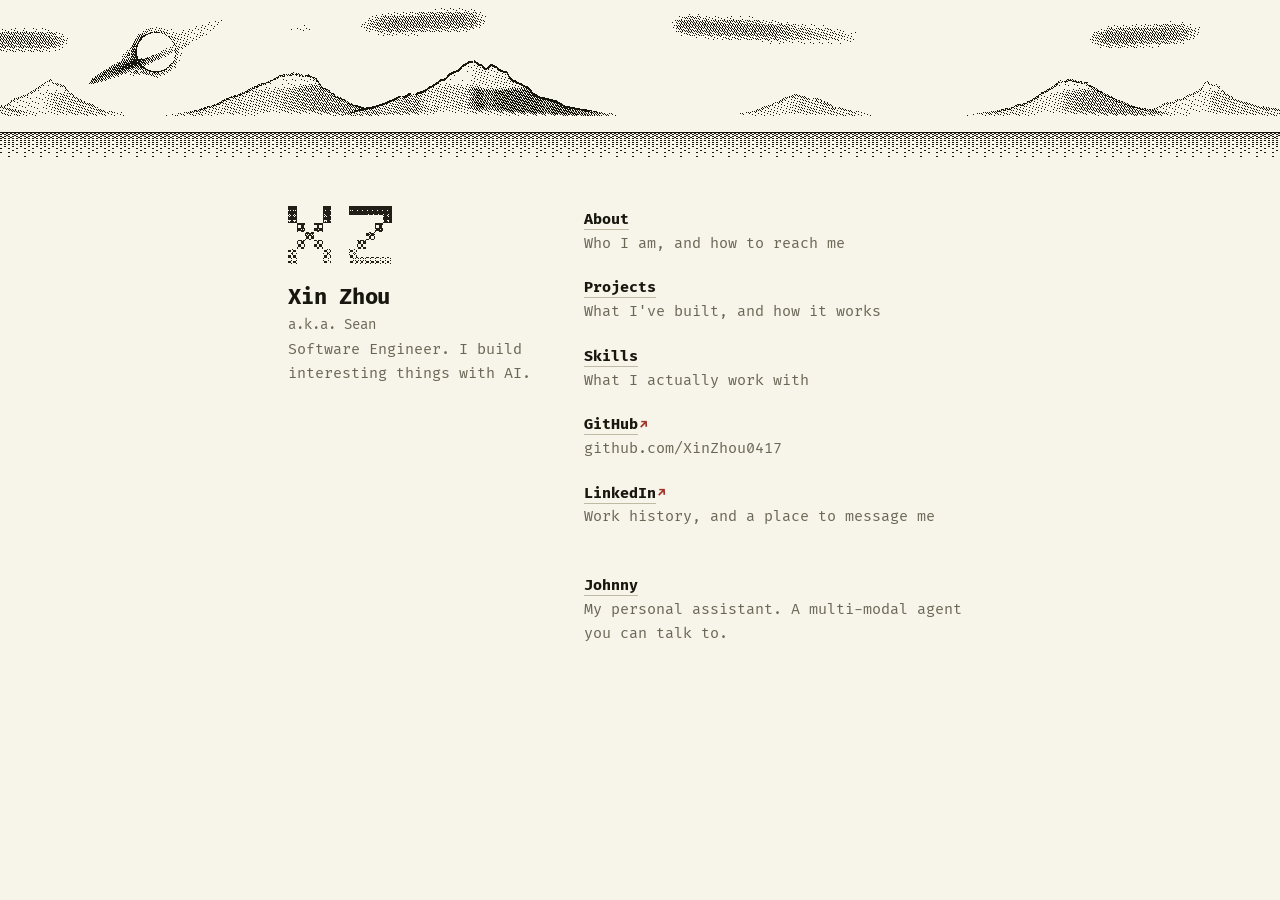
<file: index.html>
<!DOCTYPE html><html lang="en"><head><meta charset="utf-8"><title>Xin Zhou</title><meta name="viewport" content="width=device-width, initial-scale=1"><meta name="description" content="Software Engineer. I build interesting things with AI."><link rel="icon" type="image/png" href="[data-uri]"><link rel="preload" href="/fonts/fira-regular.woff2" as="font" type="font/woff2" crossorigin><link rel="preload" href="/fonts/fira-bold.woff2" as="font" type="font/woff2" crossorigin><meta property="og:title" content="Xin Zhou"><meta property="og:description" content="Software Engineer. I build interesting things with AI."><meta property="og:image" content="https://xzhou.au/og.png"><meta property="og:image:width" content="1200"><meta property="og:image:height" content="630"><meta property="og:image:alt" content="Xin Zhou. Software Engineer. I build interesting things with AI."><meta property="og:url" content="https://xzhou.au/"><meta property="og:type" content="website"><meta property="og:site_name" content="Xin Zhou"><meta name="twitter:card" content="summary_large_image"><meta name="twitter:title" content="Xin Zhou"><meta name="twitter:description" content="Software Engineer. I build interesting things with AI."><meta name="twitter:image" content="https://xzhou.au/og.png"><meta name="astro-view-transitions-enabled" content="true"><meta name="astro-view-transitions-fallback" content="animate"><script type="module" src="/assets/ClientRouter.astro_astro_type_script_index_0_lang.Sx5bM3k1.js"></script><script type="module" src="/assets/Layout.astro_astro_type_script_index_0_lang.Ptof7fRJ.js"></script><link rel="stylesheet" href="/assets/Scene.DvZ0Xgjr.css"></head><body><div class="page g-paper"><div data-astro-transition-persist="scene" class="scene"><div class="bh"></div><div class="clouds"></div><div class="occlude"></div><div class="land"></div></div><div class="col"><div class="index"><div class="identity"><img class="mark" src="[data-uri]" alt=""><h1>Xin Zhou</h1><p class="name-alias">a.k.a. Sean</p><p class="name-sub">Software Engineer. I build interesting things with AI.</p></div><div class="dir"><div class="e"><div class="t"><a href="/about.html">About</a></div><p class="s">Who I am, and how to reach me</p></div><div class="e"><div class="t"><a href="/projects.html">Projects</a></div><p class="s">What I&#39;ve built, and how it works</p></div><div class="e"><div class="t"><a href="/skills.html">Skills</a></div><p class="s">What I actually work with</p></div><div class="e"><div class="t"><a href="https://github.com/XinZhou0417" class="ext" target="_blank" rel="noopener noreferrer">GitHub</a><span class="arrow">↗</span></div><p class="s">github.com/XinZhou0417</p></div><div class="e"><div class="t"><a href="https://www.linkedin.com/in/xin-zhou-246252300/" class="ext" target="_blank" rel="noopener noreferrer">LinkedIn</a><span class="arrow">↗</span></div><p class="s">Work history, and a place to message me</p></div><div class="e e-foot"><div class="t"><a href="/agent.html">Johnny</a></div><p class="s">My personal assistant. A multi-modal agent you can talk to.</p></div></div></div></div></div><button data-astro-transition-persist="astro-mffd43sq-1" id="johnny-open" class="johnny-button" type="button" aria-haspopup="dialog" aria-expanded="false" aria-controls="johnny-panel" data-sitekey="0x4AAAAAAEWjf_f30rGrgWtV" title="Ask Johnny about Xin. He answers from the published site and says so when he does not know." hidden><span class="johnny-face"><span class="johnny-cue" aria-hidden="true">$&nbsp;</span>ask johnny</span></button><div data-astro-transition-persist="astro-6olg6xvq-2" id="johnny-root"></div><script type="module" src="/assets/Johnny.astro_astro_type_script_index_0_lang.D-18fQWo.js"></script></body></html>
</file>
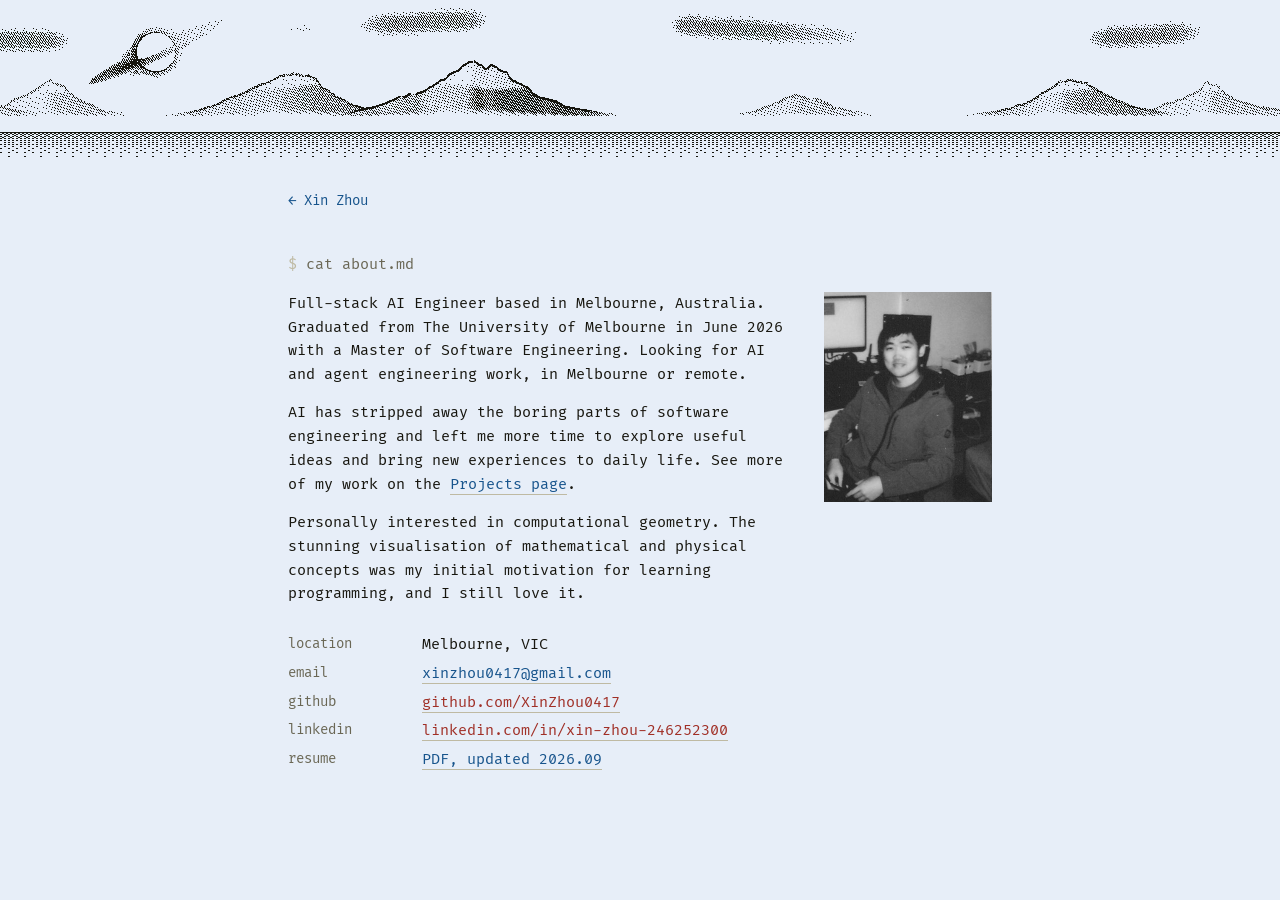
<file: about.html>
<!DOCTYPE html><html lang="en"><head><meta charset="utf-8"><title>Xin Zhou · About</title><meta name="viewport" content="width=device-width, initial-scale=1"><meta name="description" content="Who I am, and how to reach me"><link rel="icon" type="image/png" href="[data-uri]"><link rel="preload" href="/fonts/fira-regular.woff2" as="font" type="font/woff2" crossorigin><link rel="preload" href="/fonts/fira-bold.woff2" as="font" type="font/woff2" crossorigin><meta property="og:title" content="Xin Zhou · About"><meta property="og:description" content="Who I am, and how to reach me"><meta property="og:image" content="https://xzhou.au/og.png"><meta property="og:image:width" content="1200"><meta property="og:image:height" content="630"><meta property="og:image:alt" content="Xin Zhou. Software Engineer. I build interesting things with AI."><meta property="og:url" content="https://xzhou.au/about.html"><meta property="og:type" content="website"><meta property="og:site_name" content="Xin Zhou"><meta name="twitter:card" content="summary_large_image"><meta name="twitter:title" content="Xin Zhou · About"><meta name="twitter:description" content="Who I am, and how to reach me"><meta name="twitter:image" content="https://xzhou.au/og.png"><meta name="astro-view-transitions-enabled" content="true"><meta name="astro-view-transitions-fallback" content="animate"><script type="module" src="/assets/ClientRouter.astro_astro_type_script_index_0_lang.Sx5bM3k1.js"></script><script type="module" src="/assets/Layout.astro_astro_type_script_index_0_lang.Ptof7fRJ.js"></script><link rel="stylesheet" href="/assets/Scene.DvZ0Xgjr.css"></head><body><div class="page g-blue"><div data-astro-transition-persist="scene" class="scene"><div class="bh"></div><div class="clouds"></div><div class="occlude"></div><div class="land"></div></div><header><div class="col"><p class="back"><a href="/">← Xin Zhou</a></p></div></header><div class="col"><h2 class="sr-only">About</h2><p class="cmd" aria-hidden="true"><span class="t-p">$</span> cat about.md</p><div class="intro"><div class="prose"><p>Full-stack AI Engineer based in Melbourne, Australia. Graduated from The University of Melbourne in June 2026 with a Master of Software Engineering. Looking for AI and agent engineering work, in Melbourne or remote.</p><p>AI has stripped away the boring parts of software engineering and left me more time to explore useful ideas and bring new experiences to daily life. See more of my work on the <a href="/projects.html">Projects page</a>.</p><p>Personally interested in computational geometry. The stunning visualisation of mathematical and physical concepts was my initial motivation for learning programming, and I still love it.</p></div><img class="portrait" src="/img/portrait.jpg" alt="Xin Zhou" width="168"></div><dl class="rows"><div><dt>location</dt><dd>Melbourne, VIC</dd></div><div><dt>email</dt><dd><a href="mailto:xinzhou0417@gmail.com">xinzhou0417@gmail.com</a></dd></div><div><dt>github</dt><dd><a href="https://github.com/XinZhou0417" class="ext" target="_blank" rel="noopener noreferrer">github.com/XinZhou0417</a></dd></div><div><dt>linkedin</dt><dd><a href="https://www.linkedin.com/in/xin-zhou-246252300/" class="ext" target="_blank" rel="noopener noreferrer">linkedin.com/in/xin-zhou-246252300</a></dd></div><div><dt>resume</dt><dd><a href="/Xin-Zhou-Resume.pdf" target="_blank" rel="noopener noreferrer">PDF, updated 2026.09</a></dd></div></dl></div></div><button data-astro-transition-persist="astro-mffd43sq-1" id="johnny-open" class="johnny-button" type="button" aria-haspopup="dialog" aria-expanded="false" aria-controls="johnny-panel" data-sitekey="0x4AAAAAAEWjf_f30rGrgWtV" title="Ask Johnny about Xin. He answers from the published site and says so when he does not know." hidden><span class="johnny-face"><span class="johnny-cue" aria-hidden="true">$&nbsp;</span>ask johnny</span></button><div data-astro-transition-persist="astro-6olg6xvq-2" id="johnny-root"></div><script type="module" src="/assets/Johnny.astro_astro_type_script_index_0_lang.D-18fQWo.js"></script></body></html>
</file>
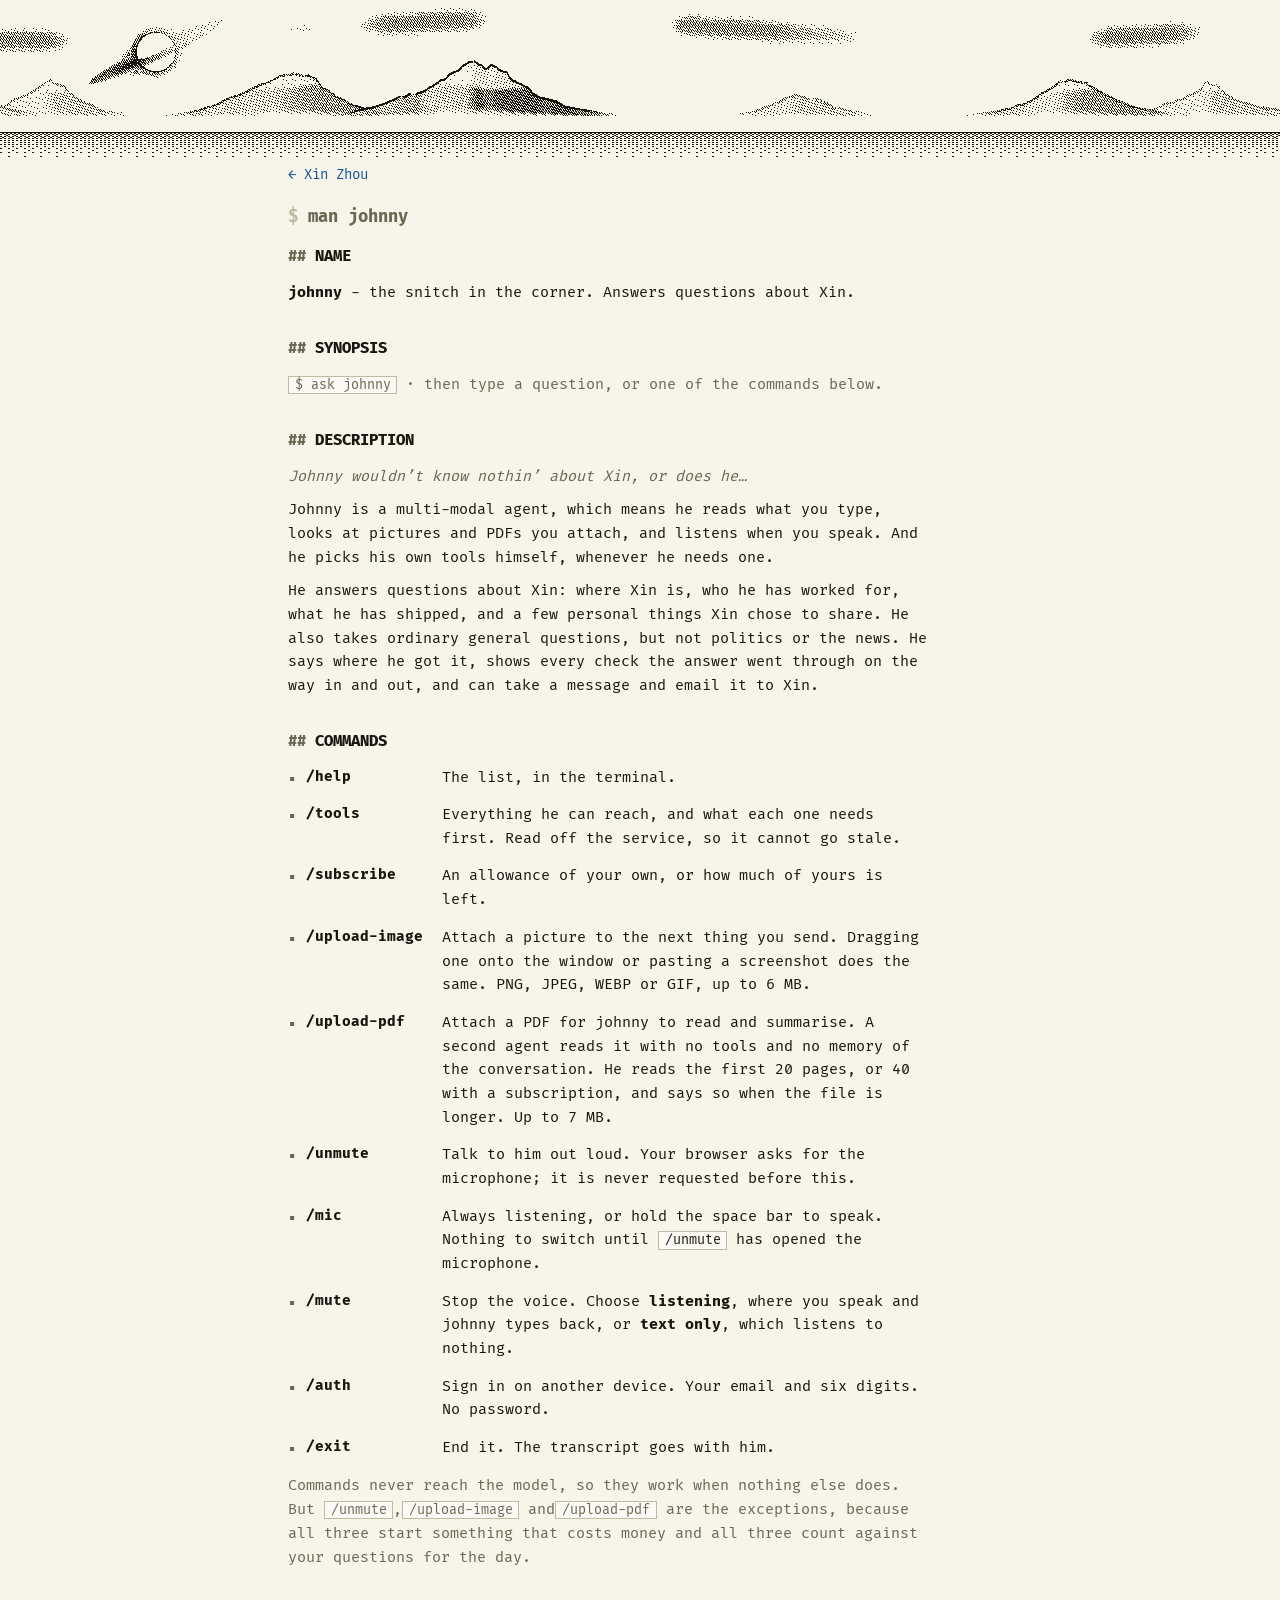
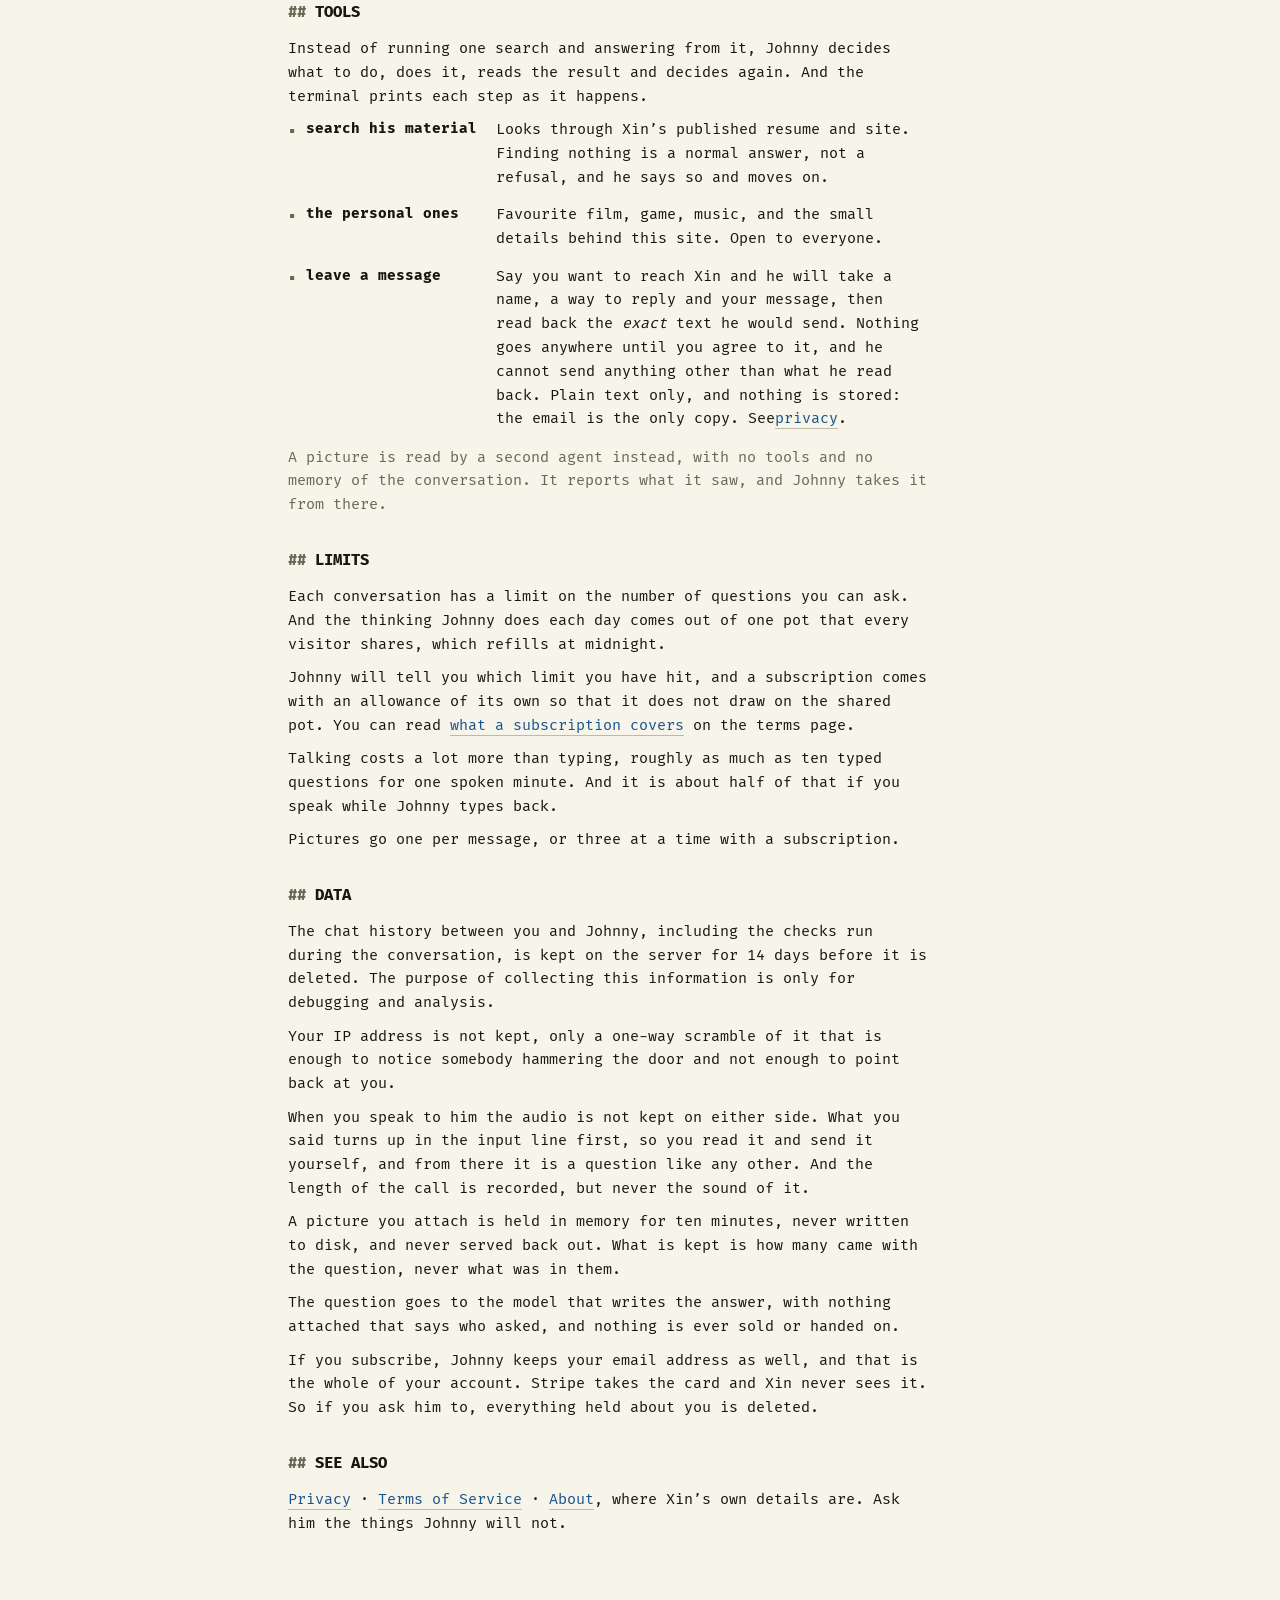
<file: agent.html>
<!DOCTYPE html><html lang="en"><head><meta charset="utf-8"><title>Johnny</title><meta name="viewport" content="width=device-width, initial-scale=1"><meta name="description" content="My personal assistant. A multi-modal agent you can talk to."><link rel="icon" type="image/png" href="[data-uri]"><link rel="preload" href="/fonts/fira-regular.woff2" as="font" type="font/woff2" crossorigin><link rel="preload" href="/fonts/fira-bold.woff2" as="font" type="font/woff2" crossorigin><meta property="og:title" content="Johnny"><meta property="og:description" content="My personal assistant. A multi-modal agent you can talk to."><meta property="og:image" content="https://xzhou.au/og.png"><meta property="og:image:width" content="1200"><meta property="og:image:height" content="630"><meta property="og:image:alt" content="Xin Zhou. Software Engineer. I build interesting things with AI."><meta property="og:url" content="https://xzhou.au/agent.html"><meta property="og:type" content="website"><meta property="og:site_name" content="Xin Zhou"><meta name="twitter:card" content="summary_large_image"><meta name="twitter:title" content="Johnny"><meta name="twitter:description" content="My personal assistant. A multi-modal agent you can talk to."><meta name="twitter:image" content="https://xzhou.au/og.png"><meta name="astro-view-transitions-enabled" content="true"><meta name="astro-view-transitions-fallback" content="animate"><script type="module" src="/assets/ClientRouter.astro_astro_type_script_index_0_lang.Sx5bM3k1.js"></script><script type="module" src="/assets/Layout.astro_astro_type_script_index_0_lang.Ptof7fRJ.js"></script><link rel="stylesheet" href="/assets/Scene.DvZ0Xgjr.css"></head><body><div class="page g-paper"><div data-astro-transition-persist="scene" class="scene"><div class="bh"></div><div class="clouds"></div><div class="occlude"></div><div class="land"></div></div><div class="col"><p class="back"><a href="/">← Xin Zhou</a></p><h2 class="cmd"><span class="t-p">$</span> man johnny</h2><div class="prose man"><h3 id="name"><a class="anchor" href="#name"><span class="hash">##</span> NAME</a></h3><p><b>johnny</b> - the snitch in the corner. Answers questions about Xin.</p><h3 id="synopsis"><a class="anchor" href="#synopsis"><span class="hash">##</span> SYNOPSIS</a></h3><p class="synopsis"><span class="kbd">$ ask johnny</span> · then type a question, or one of the commands below.</p><h3 id="description"><a class="anchor" href="#description"><span class="hash">##</span> DESCRIPTION</a></h3><p class="man-quip"><em>Johnny wouldn&#8217;t know nothin&#8217; about Xin, or does he&#8230;</em></p><p>Johnny is a multi-modal agent, which means he reads what you type, looks at pictures and PDFs you attach, and listens when you speak. And he picks his own tools himself, whenever he needs one.</p><p>He answers questions about Xin: where Xin is, who he has worked for, what he has shipped, and a few personal things Xin chose to share. He also takes ordinary general questions, but not politics or the news. He says where he got it, shows every check the answer went through on the way in and out, and can take a message and email it to Xin.</p><h3 id="commands"><a class="anchor" href="#commands"><span class="hash">##</span> COMMANDS</a></h3><dl class="man-cmds"><dt>/help</dt><dd>The list, in the terminal.</dd><dt>/tools</dt><dd>Everything he can reach, and what each one needs first. Read off the service, so it cannot go stale.</dd><dt>/subscribe</dt><dd>An allowance of your own, or how much of yours is left.</dd><dt>/upload-image</dt><dd>Attach a picture to the next thing you send. Dragging one onto the window or pasting a screenshot does the same. PNG, JPEG, WEBP or GIF, up to 6 MB.</dd><dt>/upload-pdf</dt><dd>Attach a PDF for johnny to read and summarise. A second agent reads it with no tools and no memory of the conversation. He reads the first 20 pages, or 40 with a subscription, and says so when the file is longer. Up to 7 MB.</dd><dt>/unmute</dt><dd>Talk to him out loud. Your browser asks for the microphone; it is never requested before this.</dd><dt>/mic</dt><dd>Always listening, or hold the space bar to speak. Nothing to switch until <span class="kbd">/unmute</span> has opened the microphone.</dd><dt>/mute</dt><dd>Stop the voice. Choose <b>listening</b>, where you speak and johnny types back, or <b>text only</b>, which listens to nothing.</dd><dt>/auth</dt><dd>Sign in on another device. Your email and six digits. No password.</dd><dt>/exit</dt><dd>End it. The transcript goes with him.</dd></dl><p class="man-note">Commands never reach the model, so they work when nothing else does. But <span class="kbd">/unmute</span>,<span class="kbd">/upload-image</span> and<span class="kbd">/upload-pdf</span> are the exceptions, because all three start something that costs money and all three count against your questions for the day.</p><h3 id="tools"><a class="anchor" href="#tools"><span class="hash">##</span> TOOLS</a></h3><p>Instead of running one search and answering from it, Johnny decides what to do, does it, reads the result and decides again. And the terminal prints each step as it happens.</p><dl class="man-cmds"><dt>search his material</dt><dd>Looks through Xin&#8217;s published resume and site. Finding nothing is a normal answer, not a refusal, and he says so and moves on.</dd><dt>the personal ones</dt><dd>Favourite film, game, music, and the small details behind this site. Open to everyone.</dd><dt>leave a message</dt><dd>Say you want to reach Xin and he will take a name, a way to reply and your message, then read back the <em>exact</em> text he would send. Nothing goes anywhere until you agree to it, and he cannot send anything other than what he read back. Plain text only, and nothing is stored: the email is the only copy. See<a href="/privacy.html">privacy</a>.</dd></dl><p class="man-note">A picture is read by a second agent instead, with no tools and no memory of the conversation. It reports what it saw, and Johnny takes it from there.</p><h3 id="limits"><a class="anchor" href="#limits"><span class="hash">##</span> LIMITS</a></h3><p>Each conversation has a limit on the number of questions you can ask. And the thinking Johnny does each day comes out of one pot that every visitor shares, which refills at midnight.</p><p>Johnny will tell you which limit you have hit, and a subscription comes with an allowance of its own so that it does not draw on the shared pot. You can read <a href="/terms.html#the-subscription">what a subscription covers</a> on the terms page.</p><p>Talking costs a lot more than typing, roughly as much as ten typed questions for one spoken minute. And it is about half of that if you speak while Johnny types back.</p><p>Pictures go one per message, or three at a time with a subscription.</p><h3 id="data"><a class="anchor" href="#data"><span class="hash">##</span> DATA</a></h3><p>The chat history between you and Johnny, including the checks run during the conversation, is kept on the server for 14 days before it is deleted. The purpose of collecting this information is only for debugging and analysis.</p><p>Your IP address is not kept, only a one-way scramble of it that is enough to notice somebody hammering the door and not enough to point back at you.</p><p>When you speak to him the audio is not kept on either side. What you said turns up in the input line first, so you read it and send it yourself, and from there it is a question like any other. And the length of the call is recorded, but never the sound of it.</p><p>A picture you attach is held in memory for ten minutes, never written to disk, and never served back out. What is kept is how many came with the question, never what was in them.</p><p>The question goes to the model that writes the answer, with nothing attached that says who asked, and nothing is ever sold or handed on.</p><p>If you subscribe, Johnny keeps your email address as well, and that is the whole of your account. Stripe takes the card and Xin never sees it. So if you ask him to, everything held about you is deleted.</p><h3 id="see-also"><a class="anchor" href="#see-also"><span class="hash">##</span> SEE ALSO</a></h3><p><a href="/privacy.html">Privacy</a> · <a href="/terms.html">Terms of Service</a> · <a href="/about.html">About</a>, where Xin&#8217;s own details are. Ask him the things Johnny will not.</p></div></div></div><button data-astro-transition-persist="astro-mffd43sq-1" id="johnny-open" class="johnny-button" type="button" aria-haspopup="dialog" aria-expanded="false" aria-controls="johnny-panel" data-sitekey="0x4AAAAAAEWjf_f30rGrgWtV" title="Ask Johnny about Xin. He answers from the published site and says so when he does not know." hidden><span class="johnny-face"><span class="johnny-cue" aria-hidden="true">$&nbsp;</span>ask johnny</span></button><div data-astro-transition-persist="astro-6olg6xvq-2" id="johnny-root"></div><script type="module" src="/assets/Johnny.astro_astro_type_script_index_0_lang.D-18fQWo.js"></script></body></html>
</file>
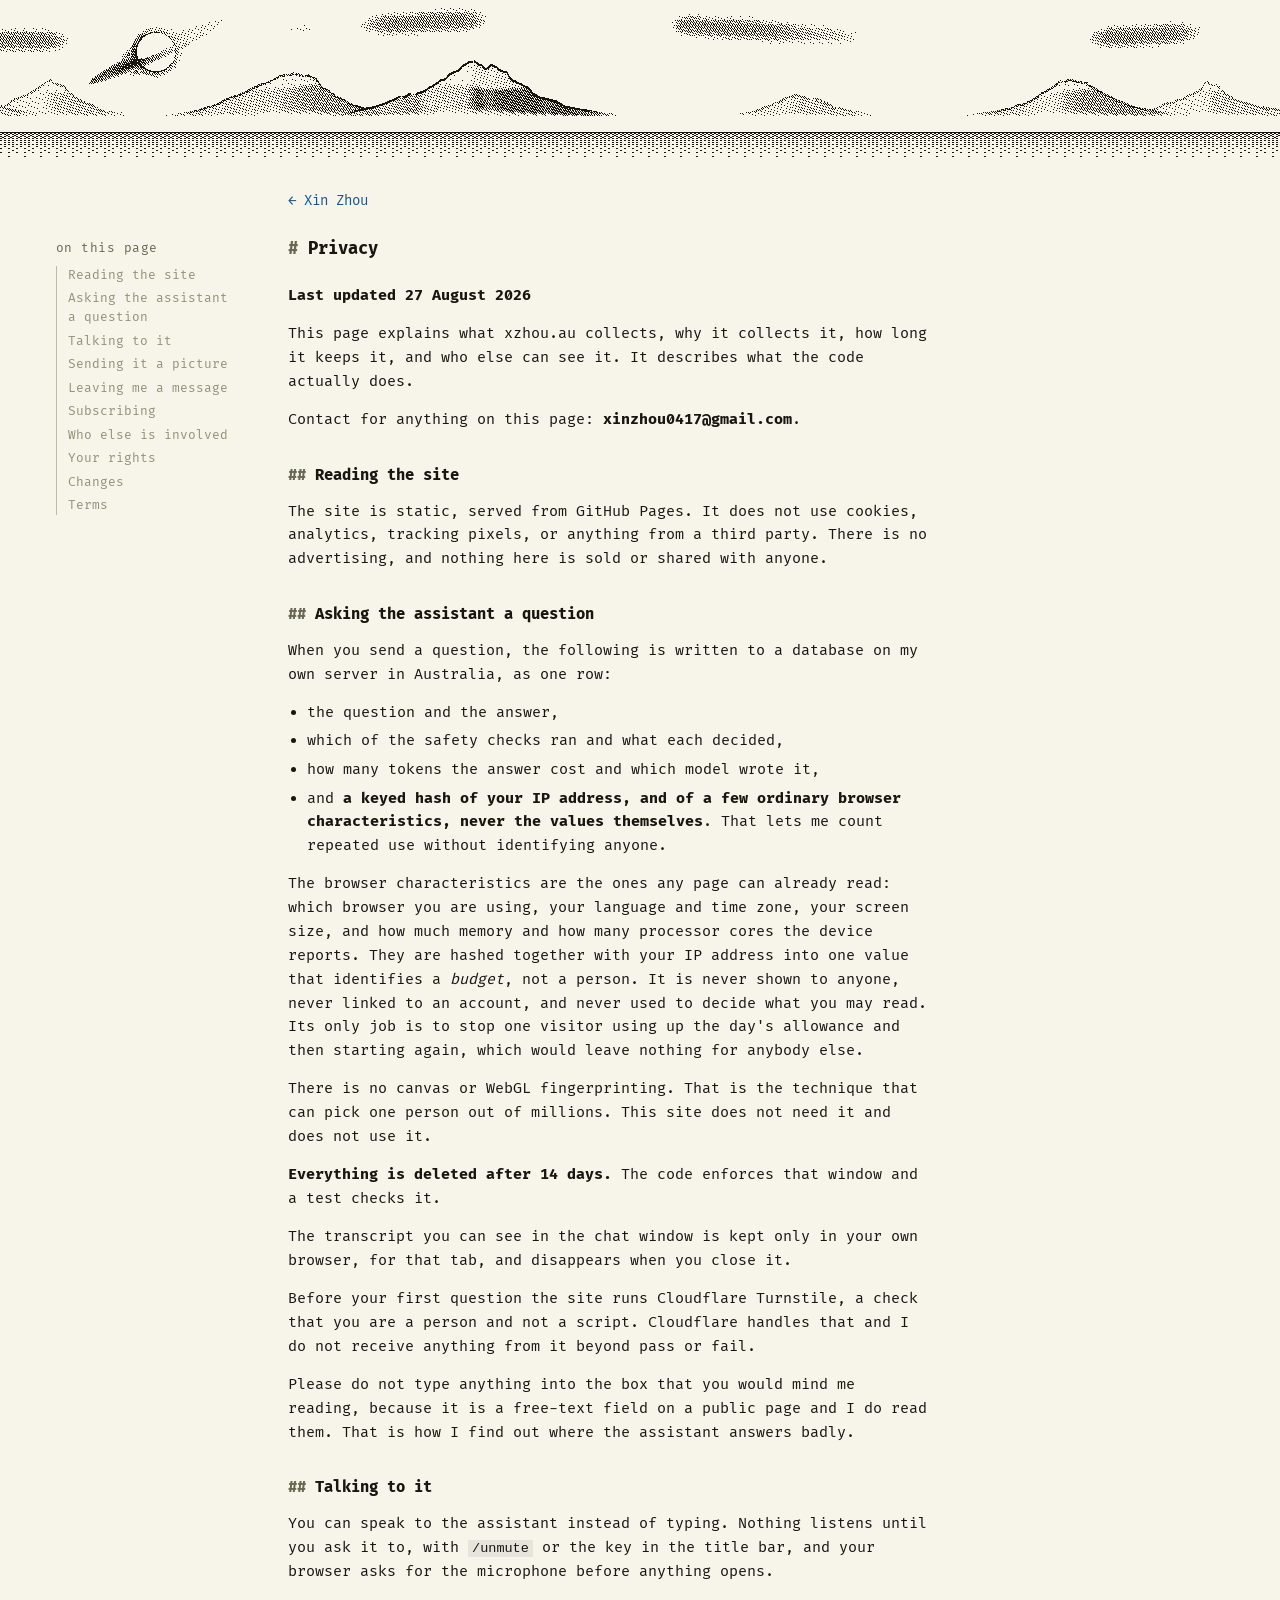
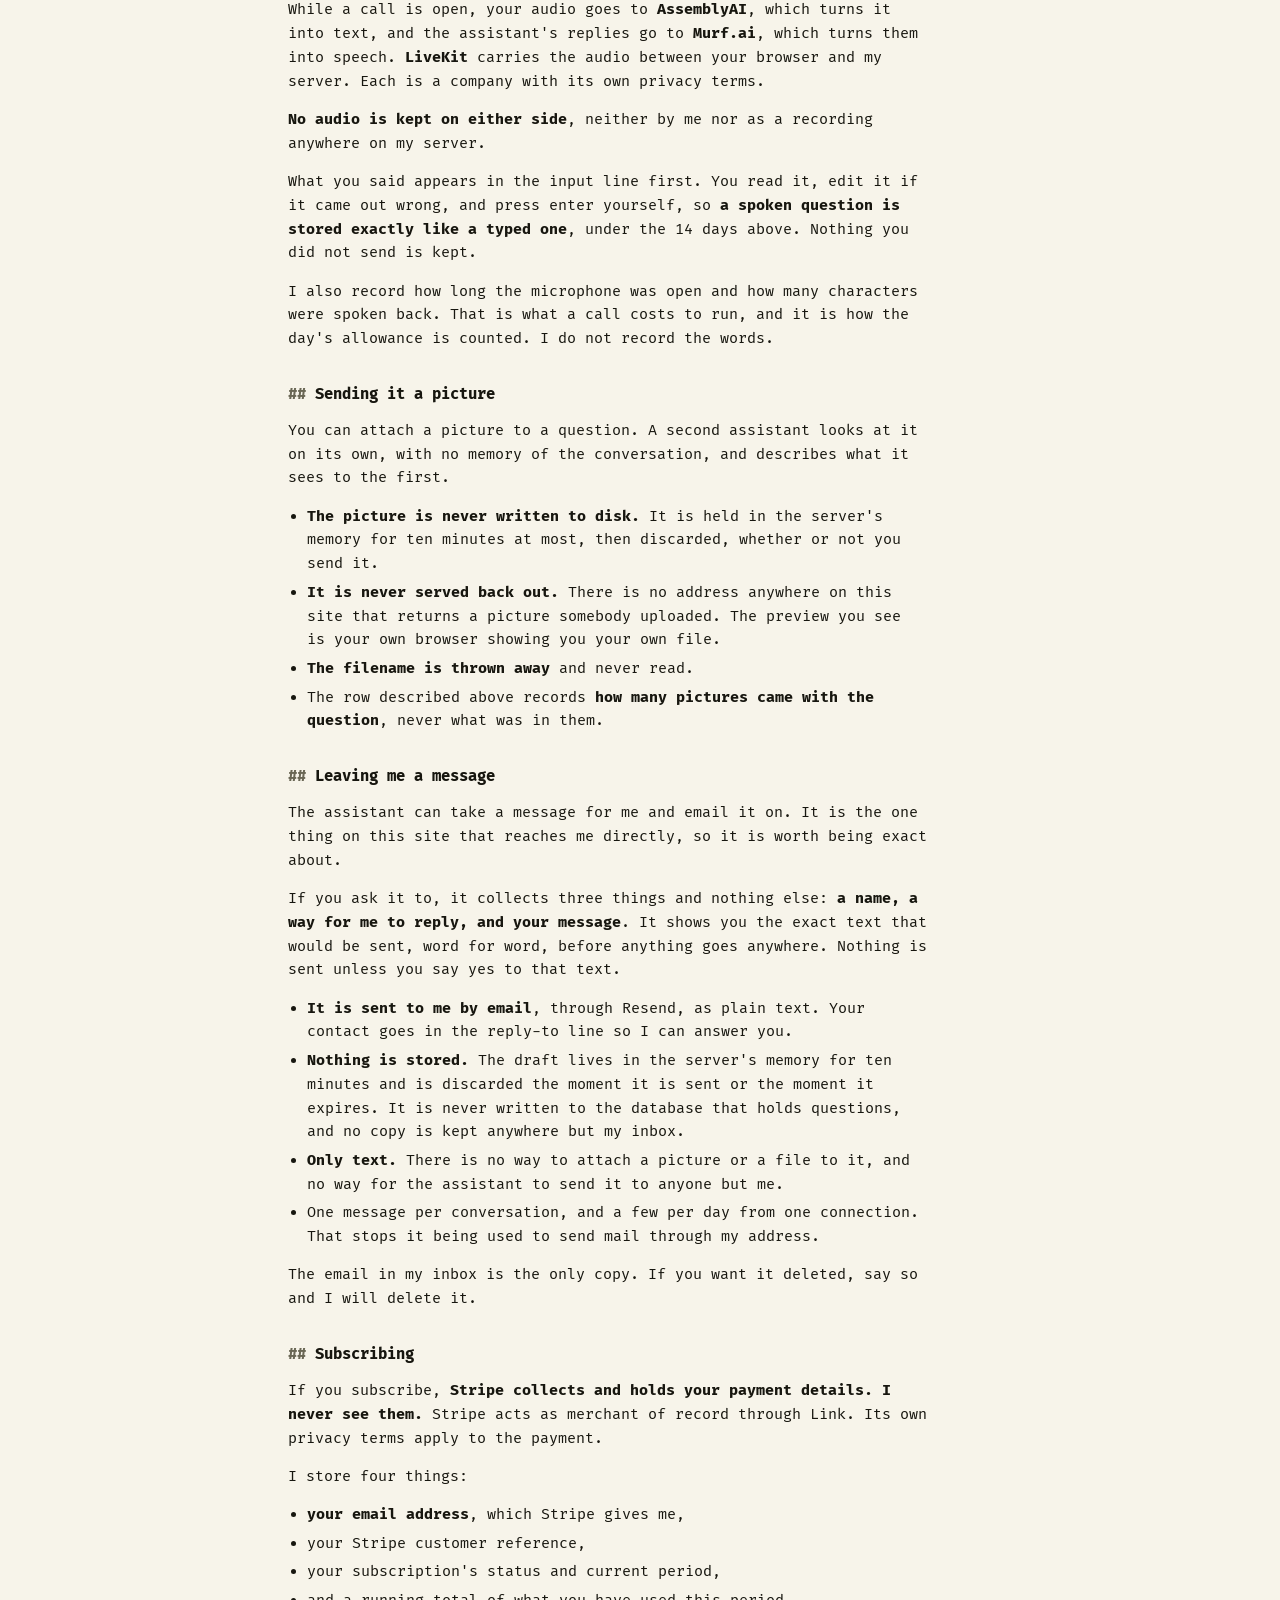
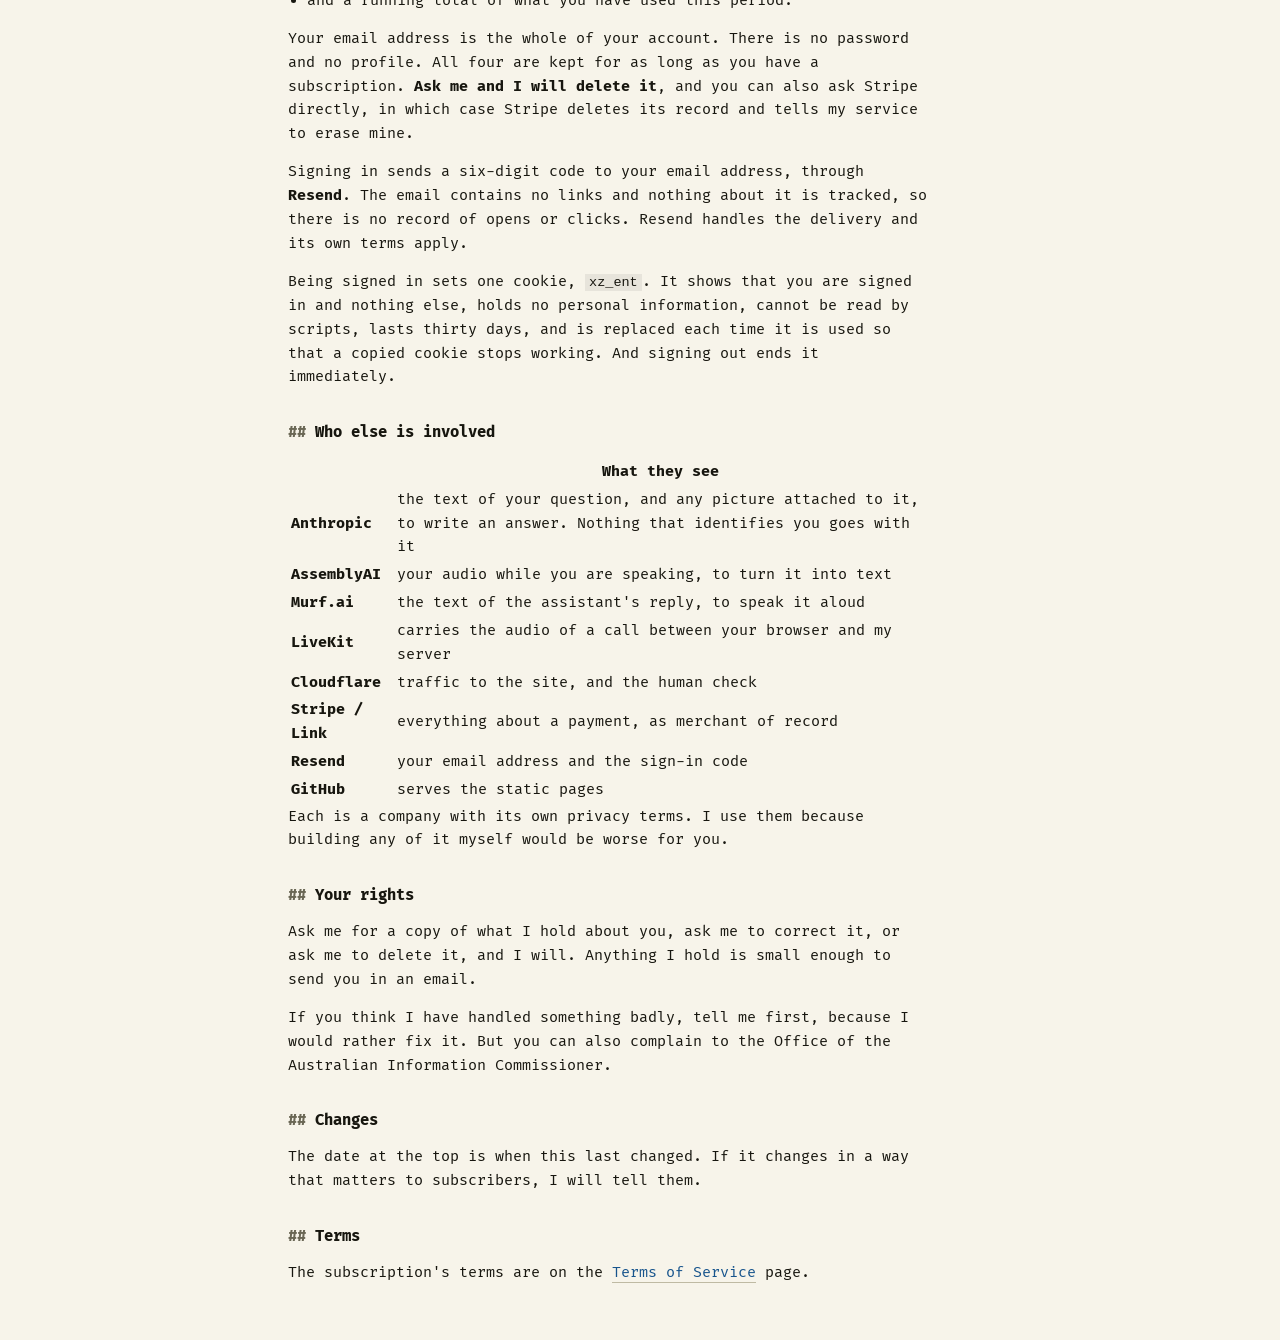
<file: privacy.html>
<!DOCTYPE html><html lang="en"><head><meta charset="utf-8"><title>Xin Zhou · Privacy</title><meta name="viewport" content="width=device-width, initial-scale=1"><meta name="description" content="What this site keeps, for how long, and who else sees it"><link rel="icon" type="image/png" href="[data-uri]"><link rel="preload" href="/fonts/fira-regular.woff2" as="font" type="font/woff2" crossorigin><link rel="preload" href="/fonts/fira-bold.woff2" as="font" type="font/woff2" crossorigin><meta property="og:title" content="Xin Zhou · Privacy"><meta property="og:description" content="What this site keeps, for how long, and who else sees it"><meta property="og:image" content="https://xzhou.au/og.png"><meta property="og:image:width" content="1200"><meta property="og:image:height" content="630"><meta property="og:image:alt" content="Xin Zhou. Software Engineer. I build interesting things with AI."><meta property="og:url" content="https://xzhou.au/privacy.html"><meta property="og:type" content="website"><meta property="og:site_name" content="Xin Zhou"><meta name="twitter:card" content="summary_large_image"><meta name="twitter:title" content="Xin Zhou · Privacy"><meta name="twitter:description" content="What this site keeps, for how long, and who else sees it"><meta name="twitter:image" content="https://xzhou.au/og.png"><meta name="astro-view-transitions-enabled" content="true"><meta name="astro-view-transitions-fallback" content="animate"><script type="module" src="/assets/ClientRouter.astro_astro_type_script_index_0_lang.Sx5bM3k1.js"></script><script type="module" src="/assets/Layout.astro_astro_type_script_index_0_lang.Ptof7fRJ.js"></script><link rel="stylesheet" href="/assets/Scene.DvZ0Xgjr.css"></head><body><div class="page g-paper"><div data-astro-transition-persist="scene" class="scene"><div class="bh"></div><div class="clouds"></div><div class="occlude"></div><div class="land"></div></div><header><div class="col"><p class="back"><a href="/">← Xin Zhou</a></p></div></header><div class="col has-toc"><nav class="toc" aria-label="On this page"><div class="toc-inner"><p class="toc-head"><span class="here">on this page</span><button type="button" class="to-top">↑ back to top</button></p><div class="toc-scroll"><ol><li><a href="#reading-the-site">Reading the site</a></li><li><a href="#asking-the-assistant-a-question">Asking the assistant a question</a></li><li><a href="#talking-to-it">Talking to it</a></li><li><a href="#sending-it-a-picture">Sending it a picture</a></li><li><a href="#leaving-me-a-message">Leaving me a message</a></li><li><a href="#subscribing">Subscribing</a></li><li><a href="#who-else-is-involved">Who else is involved</a></li><li><a href="#your-rights">Your rights</a></li><li><a href="#changes">Changes</a></li><li><a href="#terms">Terms</a></li></ol></div></div></nav><script type="module" src="/assets/Toc.astro_astro_type_script_index_0_lang.ORBKK-hd.js"></script><h2>Privacy</h2><div class="intro"></div><div class="prose long"><p><strong>Last updated 27 August 2026</strong></p>
<p>This page explains what xzhou.au collects, why it collects it, how long it keeps
it, and who else can see it. It describes what the code actually does.</p>
<p>Contact for anything on this page: <strong>xinzhou0417@gmail.com</strong>.</p>
<h3 id="reading-the-site"><a class="anchor" href="#reading-the-site"><span class="hash">##</span> Reading the site</a></h3>
<p>The site is static, served from GitHub Pages. It does not use cookies,
analytics, tracking pixels, or anything from a third party. There is no
advertising, and nothing here is sold or shared with anyone.</p>
<h3 id="asking-the-assistant-a-question"><a class="anchor" href="#asking-the-assistant-a-question"><span class="hash">##</span> Asking the assistant a question</a></h3>
<p>When you send a question, the following is written to a database on my own
server in Australia, as one row:</p>
<ul>
<li>the question and the answer,</li>
<li>which of the safety checks ran and what each decided,</li>
<li>how many tokens the answer cost and which model wrote it,</li>
<li>and <strong>a keyed hash of your IP address, and of a few ordinary browser
characteristics, never the values themselves</strong>. That lets me count repeated
use without identifying anyone.</li>
</ul>
<p>The browser characteristics are the ones any page can already read: which
browser you are using, your language and time zone, your screen size, and how
much memory and how many processor cores the device reports. They are hashed
together with your IP address into one value that identifies a <em>budget</em>, not a
person. It is never shown to anyone, never linked to an account, and never used
to decide what you may read. Its only job is to stop one visitor using up the
day's allowance and then starting again, which would leave nothing for anybody
else.</p>
<p>There is no canvas or WebGL fingerprinting. That is the technique that can pick
one person out of millions. This site does not need it and does not use it.</p>
<p><strong>Everything is deleted after 14 days.</strong> The code enforces that window and a
test checks it.</p>
<p>The transcript you can see in the chat window is kept only in your own browser,
for that tab, and disappears when you close it.</p>
<p>Before your first question the site runs Cloudflare Turnstile, a check that you
are a person and not a script. Cloudflare handles that and I do not receive
anything from it beyond pass or fail.</p>
<p>Please do not type anything into the box that you would mind me reading,
because it is a free-text field on a public page and I do read them. That is how
I find out where the assistant answers badly.</p>
<h3 id="talking-to-it"><a class="anchor" href="#talking-to-it"><span class="hash">##</span> Talking to it</a></h3>
<p>You can speak to the assistant instead of typing. Nothing listens until you ask
it to, with <code>/unmute</code> or the key in the title bar, and your browser asks for the
microphone before anything opens.</p>
<p>While a call is open, your audio goes to <strong>AssemblyAI</strong>, which turns it into
text, and the assistant's replies go to <strong>Murf.ai</strong>, which turns them into
speech. <strong>LiveKit</strong> carries the audio between your browser and my server. Each
is a company with its own privacy terms.</p>
<p><strong>No audio is kept on either side</strong>, neither by me nor as a recording anywhere
on my server.</p>
<p>What you said appears in the input line first. You read it, edit it if it came
out wrong, and press enter yourself, so <strong>a spoken question is stored exactly
like a typed one</strong>, under the 14 days above. Nothing you did not send is kept.</p>
<p>I also record how long the microphone was open and how many characters were
spoken back. That is what a call costs to run, and it is how the day's allowance
is counted. I do not record the words.</p>
<h3 id="sending-it-a-picture"><a class="anchor" href="#sending-it-a-picture"><span class="hash">##</span> Sending it a picture</a></h3>
<p>You can attach a picture to a question. A second assistant looks at it on its own,
with no memory of the conversation, and describes what it sees to the first.</p>
<ul>
<li><strong>The picture is never written to disk.</strong> It is held in the server's memory
for ten minutes at most, then discarded, whether or not you send it.</li>
<li><strong>It is never served back out.</strong> There is no address anywhere on this site
that returns a picture somebody uploaded. The preview you see is your own
browser showing you your own file.</li>
<li><strong>The filename is thrown away</strong> and never read.</li>
<li>The row described above records <strong>how many pictures came with the question</strong>,
never what was in them.</li>
</ul>
<h3 id="leaving-me-a-message"><a class="anchor" href="#leaving-me-a-message"><span class="hash">##</span> Leaving me a message</a></h3>
<p>The assistant can take a message for me and email it on. It is the one thing on
this site that reaches me directly, so it is worth being exact about.</p>
<p>If you ask it to, it collects three things and nothing else: <strong>a name, a way for
me to reply, and your message</strong>. It shows you the exact text that would be sent,
word for word, before anything goes anywhere. Nothing is sent unless you say yes
to that text.</p>
<ul>
<li><strong>It is sent to me by email</strong>, through Resend, as plain text. Your contact goes
in the reply-to line so I can answer you.</li>
<li><strong>Nothing is stored.</strong> The draft lives in the server's memory for ten minutes
and is discarded the moment it is sent or the moment it expires. It is never
written to the database that holds questions, and no copy is kept anywhere but
my inbox.</li>
<li><strong>Only text.</strong> There is no way to attach a picture or a file to it, and no way
for the assistant to send it to anyone but me.</li>
<li>One message per conversation, and a few per day from one connection. That
stops it being used to send mail through my address.</li>
</ul>
<p>The email in my inbox is the only copy. If you want it deleted, say so and I
will delete it.</p>
<h3 id="subscribing"><a class="anchor" href="#subscribing"><span class="hash">##</span> Subscribing</a></h3>
<p>If you subscribe, <strong>Stripe collects and holds your payment details. I never see
them.</strong> Stripe acts as merchant of record through Link. Its own privacy terms
apply to the payment.</p>
<p>I store four things:</p>
<ul>
<li><strong>your email address</strong>, which Stripe gives me,</li>
<li>your Stripe customer reference,</li>
<li>your subscription's status and current period,</li>
<li>and a running total of what you have used this period.</li>
</ul>
<p>Your email address is the whole of your account. There is no password and no
profile. All four are kept for as long as you have a subscription. <strong>Ask me and I will delete
it</strong>, and you can also ask Stripe directly, in which case Stripe deletes its
record and tells my service to erase mine.</p>
<p>Signing in sends a six-digit code to your email address, through <strong>Resend</strong>. The
email contains no links and nothing about it is tracked, so there is no record
of opens or clicks. Resend handles the delivery and its own terms apply.</p>
<p>Being signed in sets one cookie, <code>xz_ent</code>. It shows that you are signed in and nothing
else, holds no personal information, cannot be read by scripts, lasts thirty
days, and is replaced each time it is used so that a copied cookie stops
working. And signing out ends it immediately.</p>
<h3 id="who-else-is-involved"><a class="anchor" href="#who-else-is-involved"><span class="hash">##</span> Who else is involved</a></h3>
<table>
<thead>
<tr>
<th></th>
<th>What they see</th>
</tr>
</thead>
<tbody>
<tr>
<td><strong>Anthropic</strong></td>
<td>the text of your question, and any picture attached to it, to write an answer. Nothing that identifies you goes with it</td>
</tr>
<tr>
<td><strong>AssemblyAI</strong></td>
<td>your audio while you are speaking, to turn it into text</td>
</tr>
<tr>
<td><strong>Murf.ai</strong></td>
<td>the text of the assistant's reply, to speak it aloud</td>
</tr>
<tr>
<td><strong>LiveKit</strong></td>
<td>carries the audio of a call between your browser and my server</td>
</tr>
<tr>
<td><strong>Cloudflare</strong></td>
<td>traffic to the site, and the human check</td>
</tr>
<tr>
<td><strong>Stripe / Link</strong></td>
<td>everything about a payment, as merchant of record</td>
</tr>
<tr>
<td><strong>Resend</strong></td>
<td>your email address and the sign-in code</td>
</tr>
<tr>
<td><strong>GitHub</strong></td>
<td>serves the static pages</td>
</tr>
</tbody>
</table>
<p>Each is a company with its own privacy terms. I use them because building any of
it myself would be worse for you.</p>
<h3 id="your-rights"><a class="anchor" href="#your-rights"><span class="hash">##</span> Your rights</a></h3>
<p>Ask me for a copy of what I hold about you, ask me to correct it, or ask me to
delete it, and I will. Anything I hold is small enough to send you in an email.</p>
<p>If you think I have handled something badly, tell me first, because I would
rather fix it. But you can also complain to the Office of the Australian
Information Commissioner.</p>
<h3 id="changes"><a class="anchor" href="#changes"><span class="hash">##</span> Changes</a></h3>
<p>The date at the top is when this last changed. If it changes in a way that
matters to subscribers, I will tell them.</p>
<h3 id="terms"><a class="anchor" href="#terms"><span class="hash">##</span> Terms</a></h3>
<p>The subscription's terms are on the <a href="/terms.html">Terms of Service</a> page.</p>
</div></div></div><button data-astro-transition-persist="astro-mffd43sq-1" id="johnny-open" class="johnny-button" type="button" aria-haspopup="dialog" aria-expanded="false" aria-controls="johnny-panel" data-sitekey="0x4AAAAAAEWjf_f30rGrgWtV" title="Ask Johnny about Xin. He answers from the published site and says so when he does not know." hidden><span class="johnny-face"><span class="johnny-cue" aria-hidden="true">$&nbsp;</span>ask johnny</span></button><div data-astro-transition-persist="astro-6olg6xvq-2" id="johnny-root"></div><script type="module" src="/assets/Johnny.astro_astro_type_script_index_0_lang.D-18fQWo.js"></script></body></html>
</file>
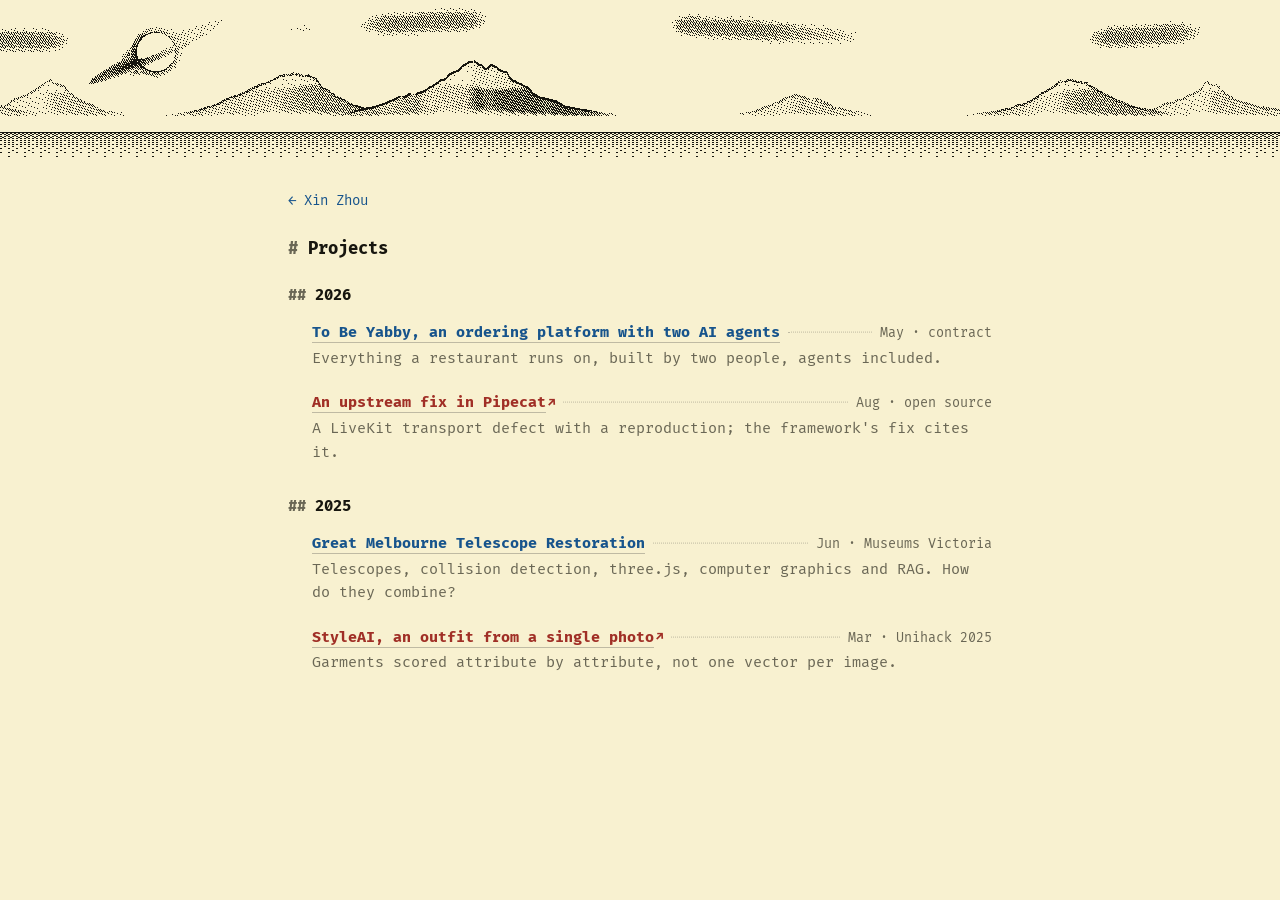
<file: projects.html>
<!DOCTYPE html><html lang="en"><head><meta charset="utf-8"><title>Xin Zhou · Projects</title><meta name="viewport" content="width=device-width, initial-scale=1"><meta name="description" content="What I've built, and how it works"><link rel="icon" type="image/png" href="[data-uri]"><link rel="preload" href="/fonts/fira-regular.woff2" as="font" type="font/woff2" crossorigin><link rel="preload" href="/fonts/fira-bold.woff2" as="font" type="font/woff2" crossorigin><meta property="og:title" content="Xin Zhou · Projects"><meta property="og:description" content="What I've built, and how it works"><meta property="og:image" content="https://xzhou.au/og.png"><meta property="og:image:width" content="1200"><meta property="og:image:height" content="630"><meta property="og:image:alt" content="Xin Zhou. Software Engineer. I build interesting things with AI."><meta property="og:url" content="https://xzhou.au/projects.html"><meta property="og:type" content="website"><meta property="og:site_name" content="Xin Zhou"><meta name="twitter:card" content="summary_large_image"><meta name="twitter:title" content="Xin Zhou · Projects"><meta name="twitter:description" content="What I've built, and how it works"><meta name="twitter:image" content="https://xzhou.au/og.png"><meta name="astro-view-transitions-enabled" content="true"><meta name="astro-view-transitions-fallback" content="animate"><script type="module" src="/assets/ClientRouter.astro_astro_type_script_index_0_lang.Sx5bM3k1.js"></script><script type="module" src="/assets/Layout.astro_astro_type_script_index_0_lang.Ptof7fRJ.js"></script><link rel="stylesheet" href="/assets/Scene.DvZ0Xgjr.css"></head><body><div class="page g-butter"><div data-astro-transition-persist="scene" class="scene"><div class="bh"></div><div class="clouds"></div><div class="occlude"></div><div class="land"></div></div><header><div class="col"><p class="back"><a href="/">← Xin Zhou</a></p></div></header><div class="col"><h2>Projects</h2><div class="intro"></div><section class="year"><h3 class="year-label">2026</h3><div class="year-items"><div class="item"><div class="row"><span class="t"><a href="/projects/20260818-to-be-yabby.html">To Be Yabby, an ordering platform with two AI agents</a></span><span class="lead"></span><span class="m">May · contract</span></div><p class="d">Everything a restaurant runs on, built by two people, agents included.</p></div><div class="item"><div class="row"><span class="t"><a href="https://github.com/pipecat-ai/pipecat/issues/5218" class="ext" target="_blank" rel="noopener noreferrer">An upstream fix in Pipecat</a><span class="arrow">↗</span></span><span class="lead"></span><span class="m">Aug · open source</span></div><p class="d">A LiveKit transport defect with a reproduction; the framework&#x27;s fix cites it.</p></div></div></section><section class="year"><h3 class="year-label">2025</h3><div class="year-items"><div class="item"><div class="row"><span class="t"><a href="/projects/20260818-telescope-rag.html">Great Melbourne Telescope Restoration</a></span><span class="lead"></span><span class="m">Jun · Museums Victoria</span></div><p class="d">Telescopes, collision detection, three.js, computer graphics and RAG. How do they combine?</p></div><div class="item"><div class="row"><span class="t"><a href="https://styleai.icytorch.com/styleai" class="ext" target="_blank" rel="noopener noreferrer">StyleAI, an outfit from a single photo</a><span class="arrow">↗</span></span><span class="lead"></span><span class="m">Mar · Unihack 2025</span></div><p class="d">Garments scored attribute by attribute, not one vector per image.</p></div></div></section></div></div><button data-astro-transition-persist="astro-mffd43sq-1" id="johnny-open" class="johnny-button" type="button" aria-haspopup="dialog" aria-expanded="false" aria-controls="johnny-panel" data-sitekey="0x4AAAAAAEWjf_f30rGrgWtV" title="Ask Johnny about Xin. He answers from the published site and says so when he does not know." hidden><span class="johnny-face"><span class="johnny-cue" aria-hidden="true">$&nbsp;</span>ask johnny</span></button><div data-astro-transition-persist="astro-6olg6xvq-2" id="johnny-root"></div><script type="module" src="/assets/Johnny.astro_astro_type_script_index_0_lang.D-18fQWo.js"></script></body></html>
</file>
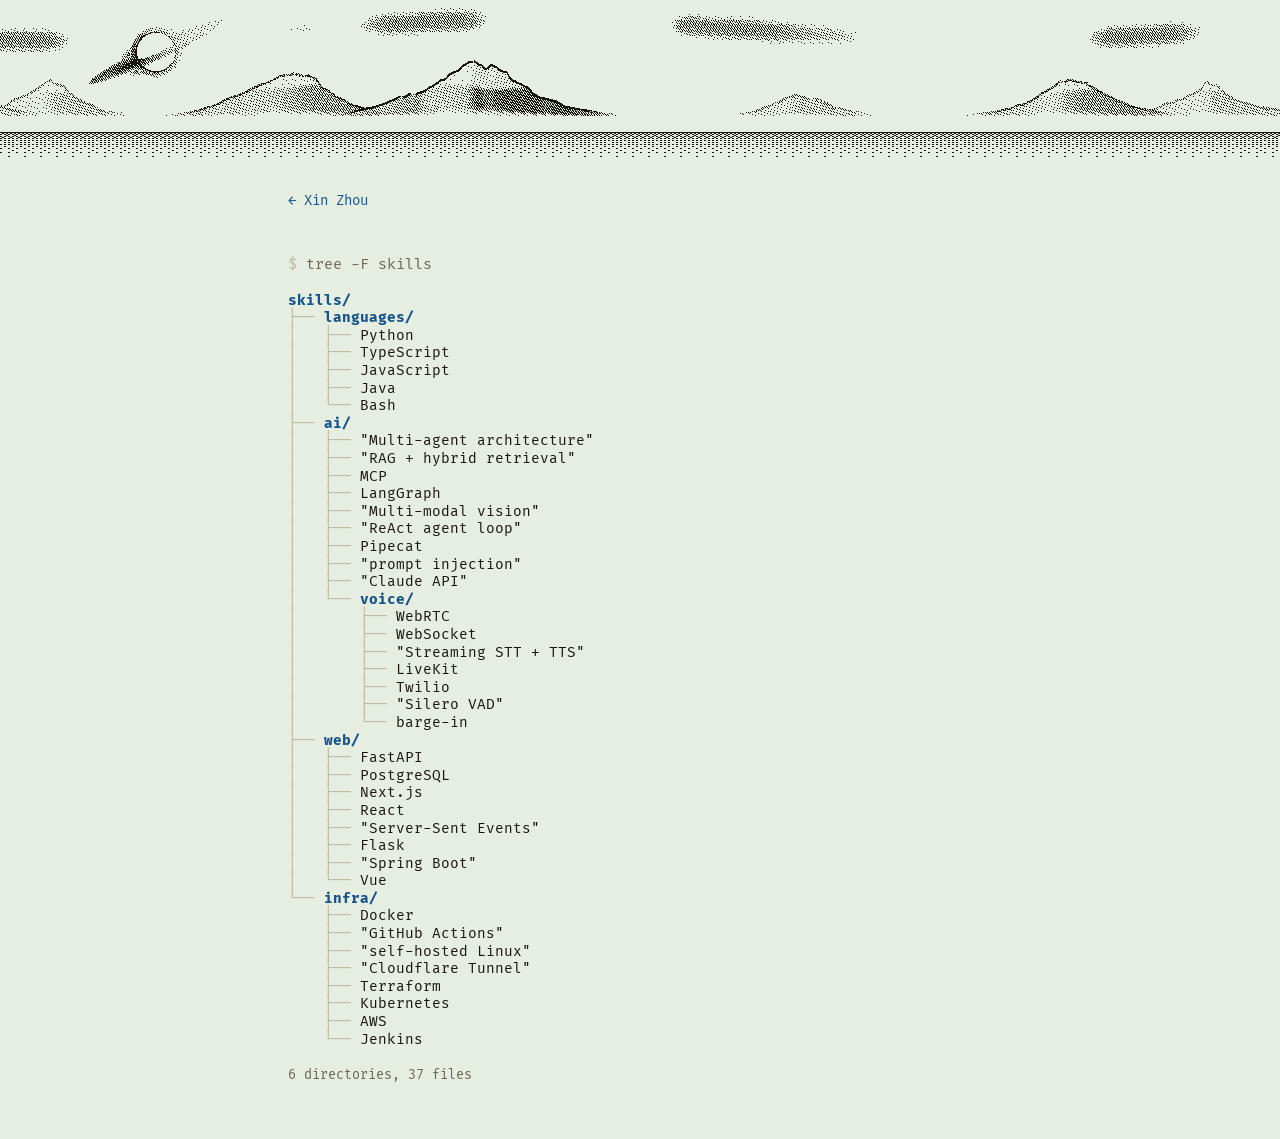
<file: skills.html>
<!DOCTYPE html><html lang="en"><head><meta charset="utf-8"><title>Xin Zhou · Skills</title><meta name="viewport" content="width=device-width, initial-scale=1"><meta name="description" content="What I actually work with"><link rel="icon" type="image/png" href="[data-uri]"><link rel="preload" href="/fonts/fira-regular.woff2" as="font" type="font/woff2" crossorigin><link rel="preload" href="/fonts/fira-bold.woff2" as="font" type="font/woff2" crossorigin><meta property="og:title" content="Xin Zhou · Skills"><meta property="og:description" content="What I actually work with"><meta property="og:image" content="https://xzhou.au/og.png"><meta property="og:image:width" content="1200"><meta property="og:image:height" content="630"><meta property="og:image:alt" content="Xin Zhou. Software Engineer. I build interesting things with AI."><meta property="og:url" content="https://xzhou.au/skills.html"><meta property="og:type" content="website"><meta property="og:site_name" content="Xin Zhou"><meta name="twitter:card" content="summary_large_image"><meta name="twitter:title" content="Xin Zhou · Skills"><meta name="twitter:description" content="What I actually work with"><meta name="twitter:image" content="https://xzhou.au/og.png"><meta name="astro-view-transitions-enabled" content="true"><meta name="astro-view-transitions-fallback" content="animate"><script type="module" src="/assets/ClientRouter.astro_astro_type_script_index_0_lang.Sx5bM3k1.js"></script><script type="module" src="/assets/Layout.astro_astro_type_script_index_0_lang.Ptof7fRJ.js"></script><link rel="stylesheet" href="/assets/Scene.DvZ0Xgjr.css"></head><body><div class="page g-sage"><div data-astro-transition-persist="scene" class="scene"><div class="bh"></div><div class="clouds"></div><div class="occlude"></div><div class="land"></div></div><header><div class="col"><p class="back"><a href="/">← Xin Zhou</a></p></div></header><div class="col"><h2 class="sr-only">Skills</h2><p class="cmd" aria-hidden="true"><span class="t-p">$</span> tree -F skills</p><div class="intro"></div><pre class="tree"><span class="t-dir">skills/</span>
<span class="t-stem" aria-hidden="true">├── </span><span class="t-dir">languages/</span>
<span class="t-stem" aria-hidden="true">│   ├── </span><span class="t-file">Python</span>
<span class="t-stem" aria-hidden="true">│   ├── </span><span class="t-file">TypeScript</span>
<span class="t-stem" aria-hidden="true">│   ├── </span><span class="t-file">JavaScript</span>
<span class="t-stem" aria-hidden="true">│   ├── </span><span class="t-file">Java</span>
<span class="t-stem" aria-hidden="true">│   └── </span><span class="t-file">Bash</span>
<span class="t-stem" aria-hidden="true">├── </span><span class="t-dir">ai/</span>
<span class="t-stem" aria-hidden="true">│   ├── </span><span class="t-file">&quot;Multi-agent architecture&quot;</span>
<span class="t-stem" aria-hidden="true">│   ├── </span><span class="t-file">&quot;RAG + hybrid retrieval&quot;</span>
<span class="t-stem" aria-hidden="true">│   ├── </span><span class="t-file">MCP</span>
<span class="t-stem" aria-hidden="true">│   ├── </span><span class="t-file">LangGraph</span>
<span class="t-stem" aria-hidden="true">│   ├── </span><span class="t-file">&quot;Multi-modal vision&quot;</span>
<span class="t-stem" aria-hidden="true">│   ├── </span><span class="t-file">&quot;ReAct agent loop&quot;</span>
<span class="t-stem" aria-hidden="true">│   ├── </span><span class="t-file">Pipecat</span>
<span class="t-stem" aria-hidden="true">│   ├── </span><span class="t-file">&quot;prompt injection&quot;</span>
<span class="t-stem" aria-hidden="true">│   ├── </span><span class="t-file">&quot;Claude API&quot;</span>
<span class="t-stem" aria-hidden="true">│   └── </span><span class="t-dir">voice/</span>
<span class="t-stem" aria-hidden="true">│       ├── </span><span class="t-file">WebRTC</span>
<span class="t-stem" aria-hidden="true">│       ├── </span><span class="t-file">WebSocket</span>
<span class="t-stem" aria-hidden="true">│       ├── </span><span class="t-file">&quot;Streaming STT + TTS&quot;</span>
<span class="t-stem" aria-hidden="true">│       ├── </span><span class="t-file">LiveKit</span>
<span class="t-stem" aria-hidden="true">│       ├── </span><span class="t-file">Twilio</span>
<span class="t-stem" aria-hidden="true">│       ├── </span><span class="t-file">&quot;Silero VAD&quot;</span>
<span class="t-stem" aria-hidden="true">│       └── </span><span class="t-file">barge-in</span>
<span class="t-stem" aria-hidden="true">├── </span><span class="t-dir">web/</span>
<span class="t-stem" aria-hidden="true">│   ├── </span><span class="t-file">FastAPI</span>
<span class="t-stem" aria-hidden="true">│   ├── </span><span class="t-file">PostgreSQL</span>
<span class="t-stem" aria-hidden="true">│   ├── </span><span class="t-file">Next.js</span>
<span class="t-stem" aria-hidden="true">│   ├── </span><span class="t-file">React</span>
<span class="t-stem" aria-hidden="true">│   ├── </span><span class="t-file">&quot;Server-Sent Events&quot;</span>
<span class="t-stem" aria-hidden="true">│   ├── </span><span class="t-file">Flask</span>
<span class="t-stem" aria-hidden="true">│   ├── </span><span class="t-file">&quot;Spring Boot&quot;</span>
<span class="t-stem" aria-hidden="true">│   └── </span><span class="t-file">Vue</span>
<span class="t-stem" aria-hidden="true">└── </span><span class="t-dir">infra/</span>
<span class="t-stem" aria-hidden="true">    ├── </span><span class="t-file">Docker</span>
<span class="t-stem" aria-hidden="true">    ├── </span><span class="t-file">&quot;GitHub Actions&quot;</span>
<span class="t-stem" aria-hidden="true">    ├── </span><span class="t-file">&quot;self-hosted Linux&quot;</span>
<span class="t-stem" aria-hidden="true">    ├── </span><span class="t-file">&quot;Cloudflare Tunnel&quot;</span>
<span class="t-stem" aria-hidden="true">    ├── </span><span class="t-file">Terraform</span>
<span class="t-stem" aria-hidden="true">    ├── </span><span class="t-file">Kubernetes</span>
<span class="t-stem" aria-hidden="true">    ├── </span><span class="t-file">AWS</span>
<span class="t-stem" aria-hidden="true">    └── </span><span class="t-file">Jenkins</span>

<span class="t-sum">6 directories, 37 files</span></pre></div></div><button data-astro-transition-persist="astro-mffd43sq-1" id="johnny-open" class="johnny-button" type="button" aria-haspopup="dialog" aria-expanded="false" aria-controls="johnny-panel" data-sitekey="0x4AAAAAAEWjf_f30rGrgWtV" title="Ask Johnny about Xin. He answers from the published site and says so when he does not know." hidden><span class="johnny-face"><span class="johnny-cue" aria-hidden="true">$&nbsp;</span>ask johnny</span></button><div data-astro-transition-persist="astro-6olg6xvq-2" id="johnny-root"></div><script type="module" src="/assets/Johnny.astro_astro_type_script_index_0_lang.D-18fQWo.js"></script></body></html>
</file>
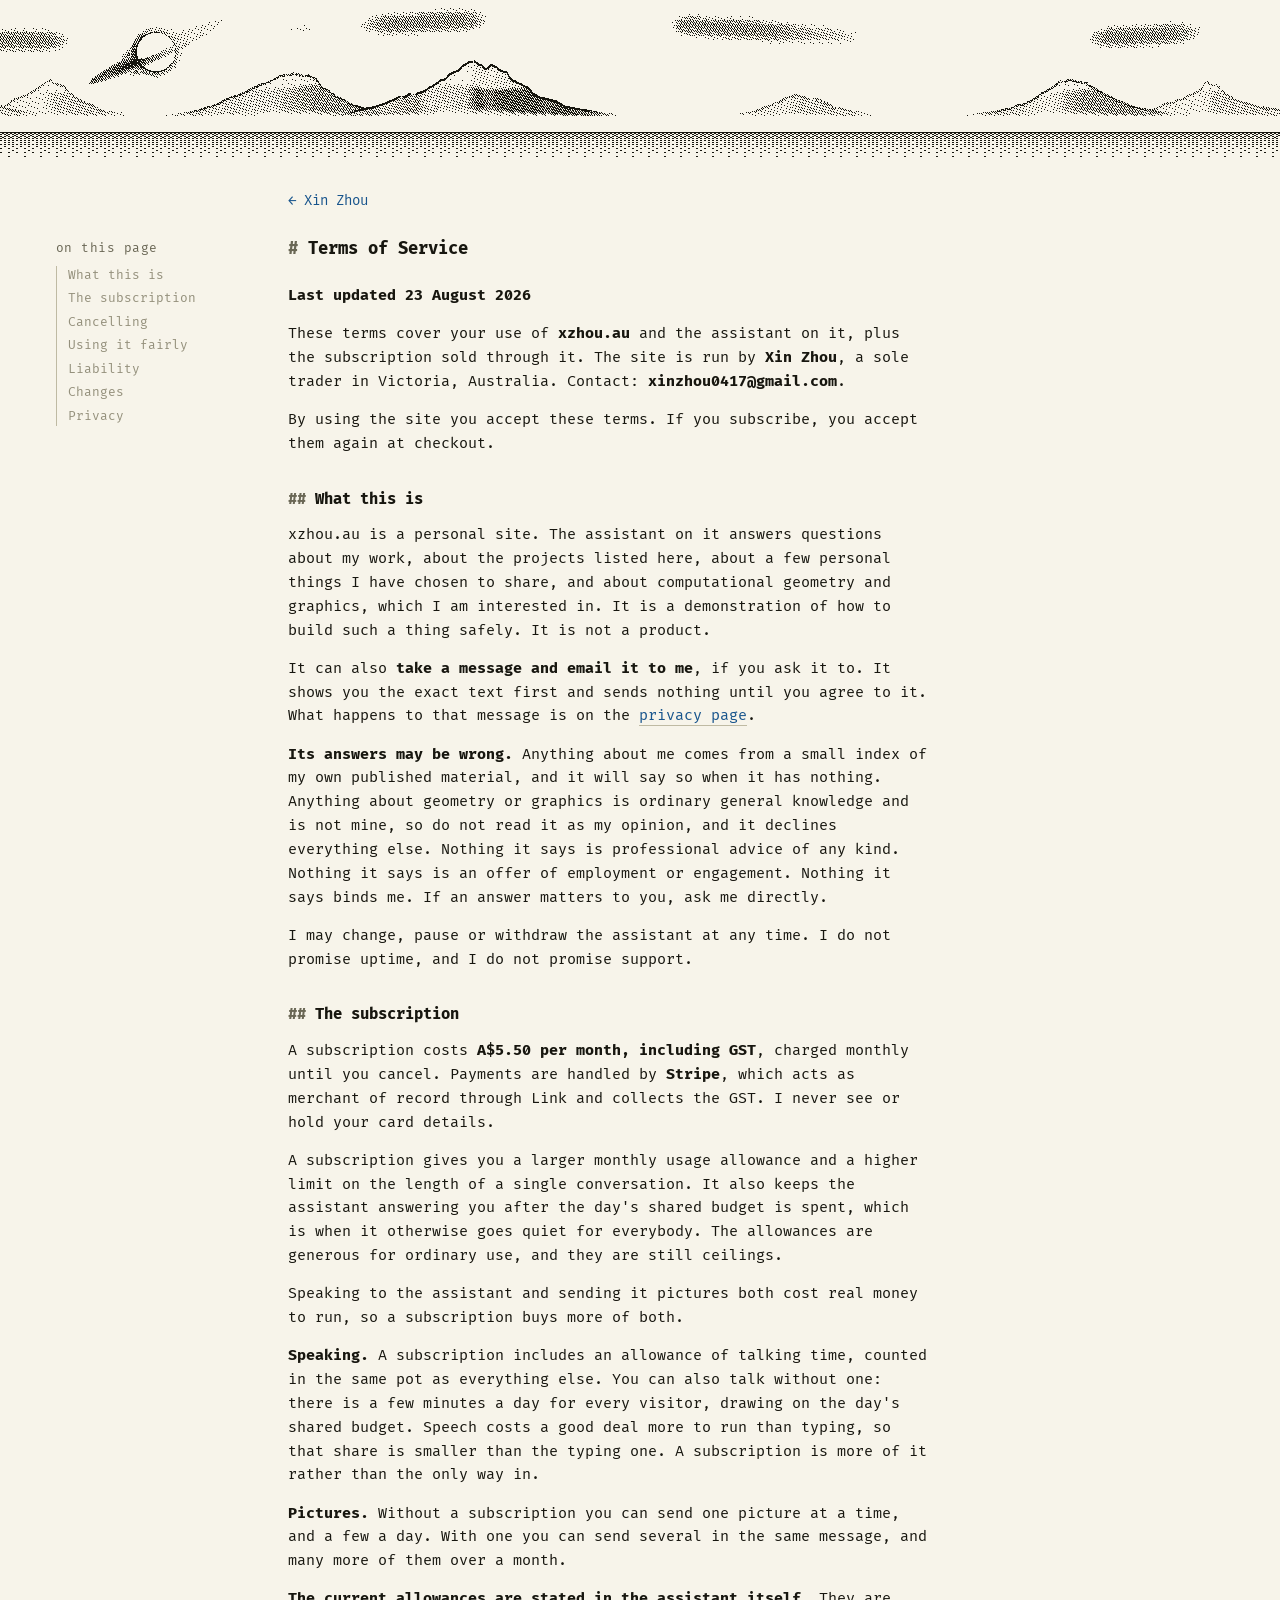
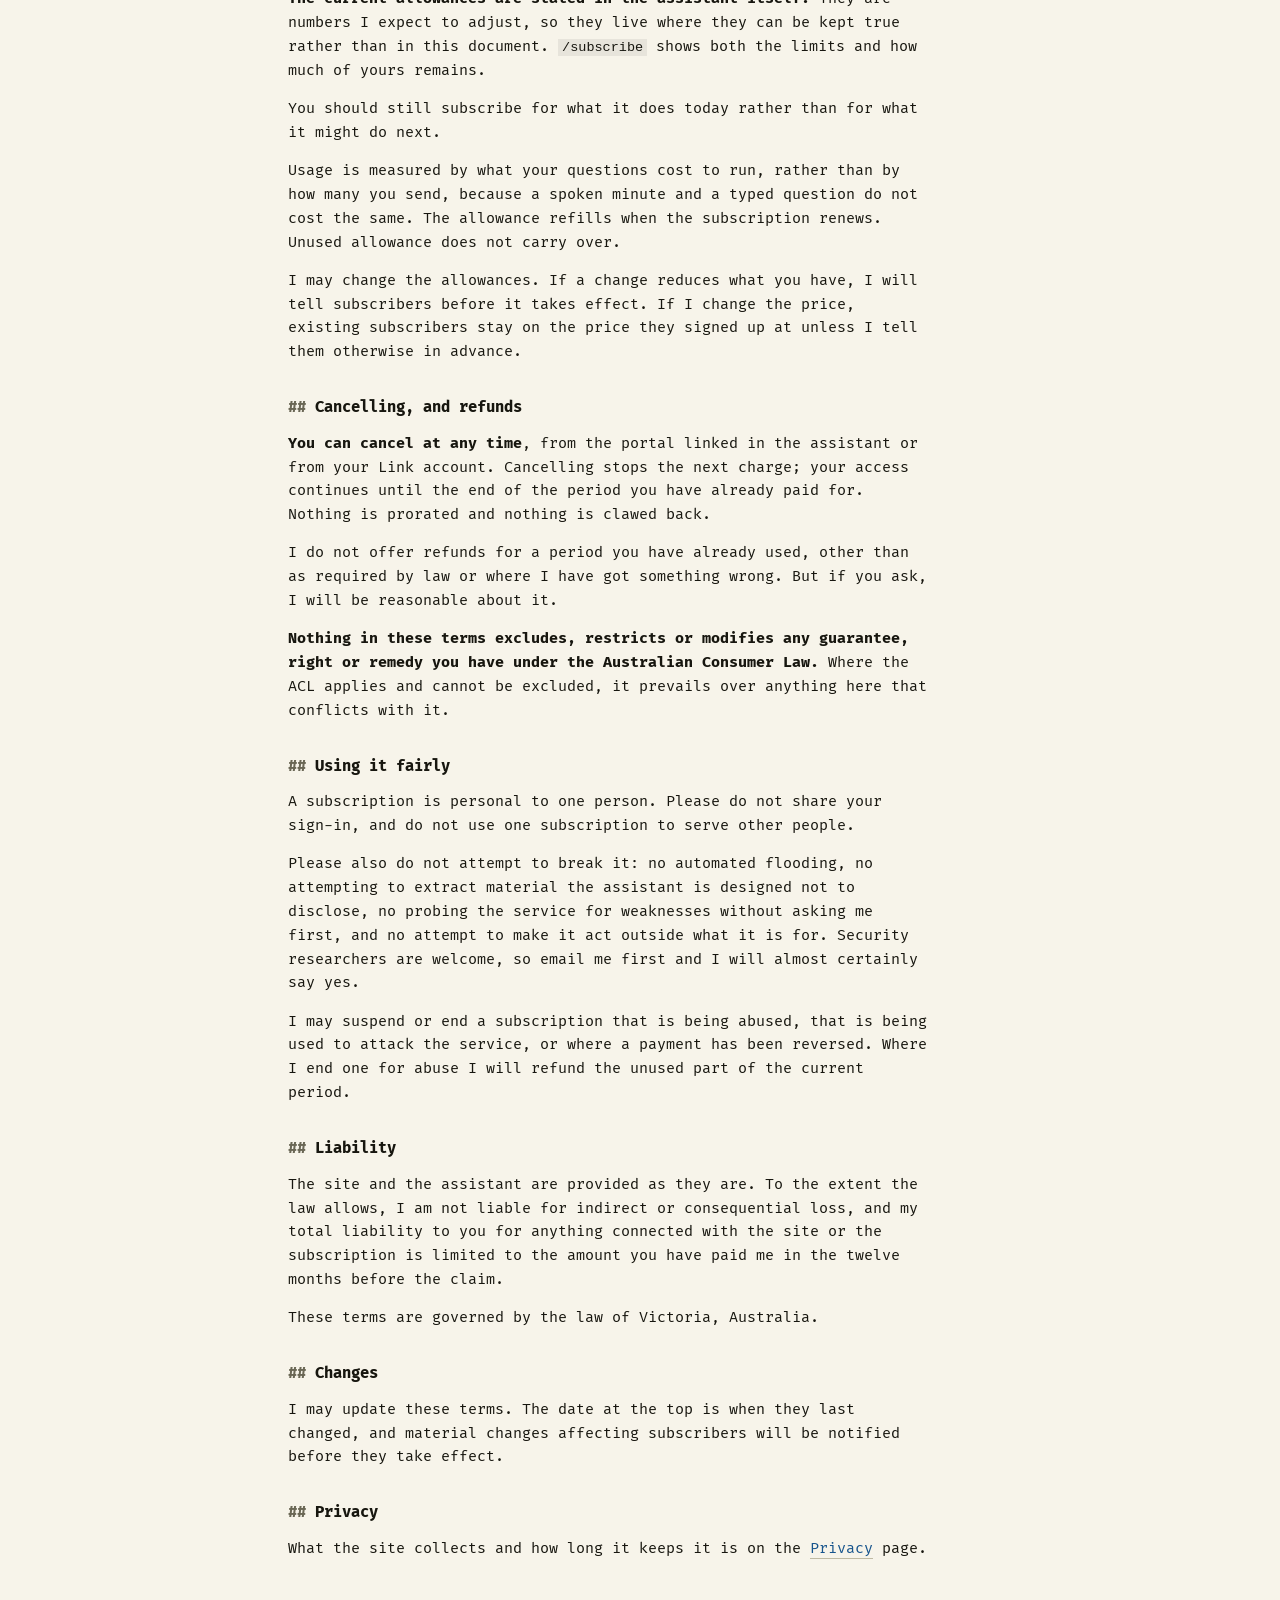
<file: terms.html>
<!DOCTYPE html><html lang="en"><head><meta charset="utf-8"><title>Xin Zhou · Terms of Service</title><meta name="viewport" content="width=device-width, initial-scale=1"><meta name="description" content="What the subscription is, and what it is not"><link rel="icon" type="image/png" href="[data-uri]"><link rel="preload" href="/fonts/fira-regular.woff2" as="font" type="font/woff2" crossorigin><link rel="preload" href="/fonts/fira-bold.woff2" as="font" type="font/woff2" crossorigin><meta property="og:title" content="Xin Zhou · Terms of Service"><meta property="og:description" content="What the subscription is, and what it is not"><meta property="og:image" content="https://xzhou.au/og.png"><meta property="og:image:width" content="1200"><meta property="og:image:height" content="630"><meta property="og:image:alt" content="Xin Zhou. Software Engineer. I build interesting things with AI."><meta property="og:url" content="https://xzhou.au/terms.html"><meta property="og:type" content="website"><meta property="og:site_name" content="Xin Zhou"><meta name="twitter:card" content="summary_large_image"><meta name="twitter:title" content="Xin Zhou · Terms of Service"><meta name="twitter:description" content="What the subscription is, and what it is not"><meta name="twitter:image" content="https://xzhou.au/og.png"><meta name="astro-view-transitions-enabled" content="true"><meta name="astro-view-transitions-fallback" content="animate"><script type="module" src="/assets/ClientRouter.astro_astro_type_script_index_0_lang.Sx5bM3k1.js"></script><script type="module" src="/assets/Layout.astro_astro_type_script_index_0_lang.Ptof7fRJ.js"></script><link rel="stylesheet" href="/assets/Scene.DvZ0Xgjr.css"></head><body><div class="page g-paper"><div data-astro-transition-persist="scene" class="scene"><div class="bh"></div><div class="clouds"></div><div class="occlude"></div><div class="land"></div></div><header><div class="col"><p class="back"><a href="/">← Xin Zhou</a></p></div></header><div class="col has-toc"><nav class="toc" aria-label="On this page"><div class="toc-inner"><p class="toc-head"><span class="here">on this page</span><button type="button" class="to-top">↑ back to top</button></p><div class="toc-scroll"><ol><li><a href="#what-this-is">What this is</a></li><li><a href="#the-subscription">The subscription</a></li><li><a href="#cancelling-and-refunds">Cancelling</a></li><li><a href="#using-it-fairly">Using it fairly</a></li><li><a href="#liability">Liability</a></li><li><a href="#changes">Changes</a></li><li><a href="#privacy">Privacy</a></li></ol></div></div></nav><script type="module" src="/assets/Toc.astro_astro_type_script_index_0_lang.ORBKK-hd.js"></script><h2>Terms of Service</h2><div class="intro"></div><div class="prose long"><p><strong>Last updated 23 August 2026</strong></p>
<p>These terms cover your use of <strong>xzhou.au</strong> and the assistant on it, plus the
subscription sold through it. The site is run by <strong>Xin Zhou</strong>, a sole trader in
Victoria, Australia. Contact: <strong>xinzhou0417@gmail.com</strong>.</p>
<p>By using the site you accept these terms. If you subscribe, you accept them
again at checkout.</p>
<h3 id="what-this-is"><a class="anchor" href="#what-this-is"><span class="hash">##</span> What this is</a></h3>
<p>xzhou.au is a personal site. The assistant on it answers questions about my
work, about the projects listed here, about a few personal things I have chosen
to share, and about computational geometry and graphics, which I am interested
in. It is a demonstration of how to build such a thing safely. It is not a
product.</p>
<p>It can also <strong>take a message and email it to me</strong>, if you ask it to. It shows you
the exact text first and sends nothing until you agree to it. What happens to
that message is on the <a href="/privacy.html">privacy page</a>.</p>
<p><strong>Its answers may be wrong.</strong> Anything about me comes from a small index of my
own published material, and it will say so when it has nothing. Anything about
geometry or graphics is ordinary general knowledge and is not mine, so do not
read it as my opinion, and it declines everything else. Nothing it says is
professional advice of any kind. Nothing it says is an offer of employment or
engagement. Nothing it says binds me. If an answer matters to you, ask me
directly.</p>
<p>I may change, pause or withdraw the assistant at any time. I do not promise
uptime, and I do not promise support.</p>
<h3 id="the-subscription"><a class="anchor" href="#the-subscription"><span class="hash">##</span> The subscription</a></h3>
<p>A subscription costs <strong>A$5.50 per month, including GST</strong>, charged monthly until
you cancel. Payments are handled by <strong>Stripe</strong>, which acts as merchant of record
through Link and collects the GST. I never see or hold your card details.</p>
<p>A subscription gives you a larger monthly usage allowance and a higher limit on
the length of a single conversation. It also keeps the assistant answering you
after the day's shared budget is spent, which is when it otherwise goes quiet
for everybody. The allowances are generous for ordinary use, and they are
still ceilings.</p>
<p>Speaking to the assistant and sending it pictures both cost real money to run,
so a subscription buys more of both.</p>
<p><strong>Speaking.</strong> A subscription includes an allowance of talking time, counted in
the same pot as everything else. You can also talk without one: there is a few
minutes a day for every visitor, drawing on the day's shared budget. Speech
costs a good deal more to run than typing, so that share is smaller than the
typing one. A subscription is more of it rather than the only way in.</p>
<p><strong>Pictures.</strong> Without a subscription you can send one picture at a time, and a
few a day. With one you can send several in the same message, and many more of
them over a month.</p>
<p><strong>The current allowances are stated in the assistant itself.</strong> They are numbers
I expect to adjust, so they live where they can be kept true rather than in this
document. <code>/subscribe</code> shows both the limits and how much of yours remains.</p>
<p>You should still subscribe for what it does today rather than for what it might
do next.</p>
<p>Usage is measured by what your questions cost to run, rather than by how many
you send, because a spoken minute and a typed question do not cost the same. The
allowance refills when the subscription renews. Unused allowance does not carry
over.</p>
<p>I may change the allowances. If a change reduces what you have, I will tell
subscribers before it takes effect. If I change the price, existing subscribers
stay on the price they signed up at unless I tell them otherwise in advance.</p>
<h3 id="cancelling-and-refunds"><a class="anchor" href="#cancelling-and-refunds"><span class="hash">##</span> Cancelling, and refunds</a></h3>
<p><strong>You can cancel at any time</strong>, from the portal linked in the assistant or from
your Link account. Cancelling stops the next charge; your access continues until
the end of the period you have already paid for. Nothing is prorated and nothing
is clawed back.</p>
<p>I do not offer refunds for a period you have already used, other than as
required by law or where I have got something wrong. But if you ask, I will be
reasonable about it.</p>
<p><strong>Nothing in these terms excludes, restricts or modifies any guarantee, right or
remedy you have under the Australian Consumer Law.</strong> Where the ACL applies and
cannot be excluded, it prevails over anything here that conflicts with it.</p>
<h3 id="using-it-fairly"><a class="anchor" href="#using-it-fairly"><span class="hash">##</span> Using it fairly</a></h3>
<p>A subscription is personal to one person. Please do not share your sign-in, and
do not use one subscription to serve other people.</p>
<p>Please also do not attempt to break it: no automated flooding, no attempting to
extract material the assistant is designed not to disclose, no probing the
service for weaknesses without asking me first, and no attempt to make it act
outside what it is for. Security researchers are welcome, so email me first and
I will almost certainly say yes.</p>
<p>I may suspend or end a subscription that is being abused, that is being used to
attack the service, or where a payment has been reversed. Where I end one for
abuse I will refund the unused part of the current period.</p>
<h3 id="liability"><a class="anchor" href="#liability"><span class="hash">##</span> Liability</a></h3>
<p>The site and the assistant are provided as they are. To the extent the law
allows, I am not liable for indirect or consequential loss, and my total
liability to you for anything connected with the site or the subscription is
limited to the amount you have paid me in the twelve months before the claim.</p>
<p>These terms are governed by the law of Victoria, Australia.</p>
<h3 id="changes"><a class="anchor" href="#changes"><span class="hash">##</span> Changes</a></h3>
<p>I may update these terms. The date at the top is when they last changed, and
material changes affecting subscribers will be notified before they take effect.</p>
<h3 id="privacy"><a class="anchor" href="#privacy"><span class="hash">##</span> Privacy</a></h3>
<p>What the site collects and how long it keeps it is on the
<a href="/privacy.html">Privacy</a> page.</p>
</div></div></div><button data-astro-transition-persist="astro-mffd43sq-1" id="johnny-open" class="johnny-button" type="button" aria-haspopup="dialog" aria-expanded="false" aria-controls="johnny-panel" data-sitekey="0x4AAAAAAEWjf_f30rGrgWtV" title="Ask Johnny about Xin. He answers from the published site and says so when he does not know." hidden><span class="johnny-face"><span class="johnny-cue" aria-hidden="true">$&nbsp;</span>ask johnny</span></button><div data-astro-transition-persist="astro-6olg6xvq-2" id="johnny-root"></div><script type="module" src="/assets/Johnny.astro_astro_type_script_index_0_lang.D-18fQWo.js"></script></body></html>
</file>
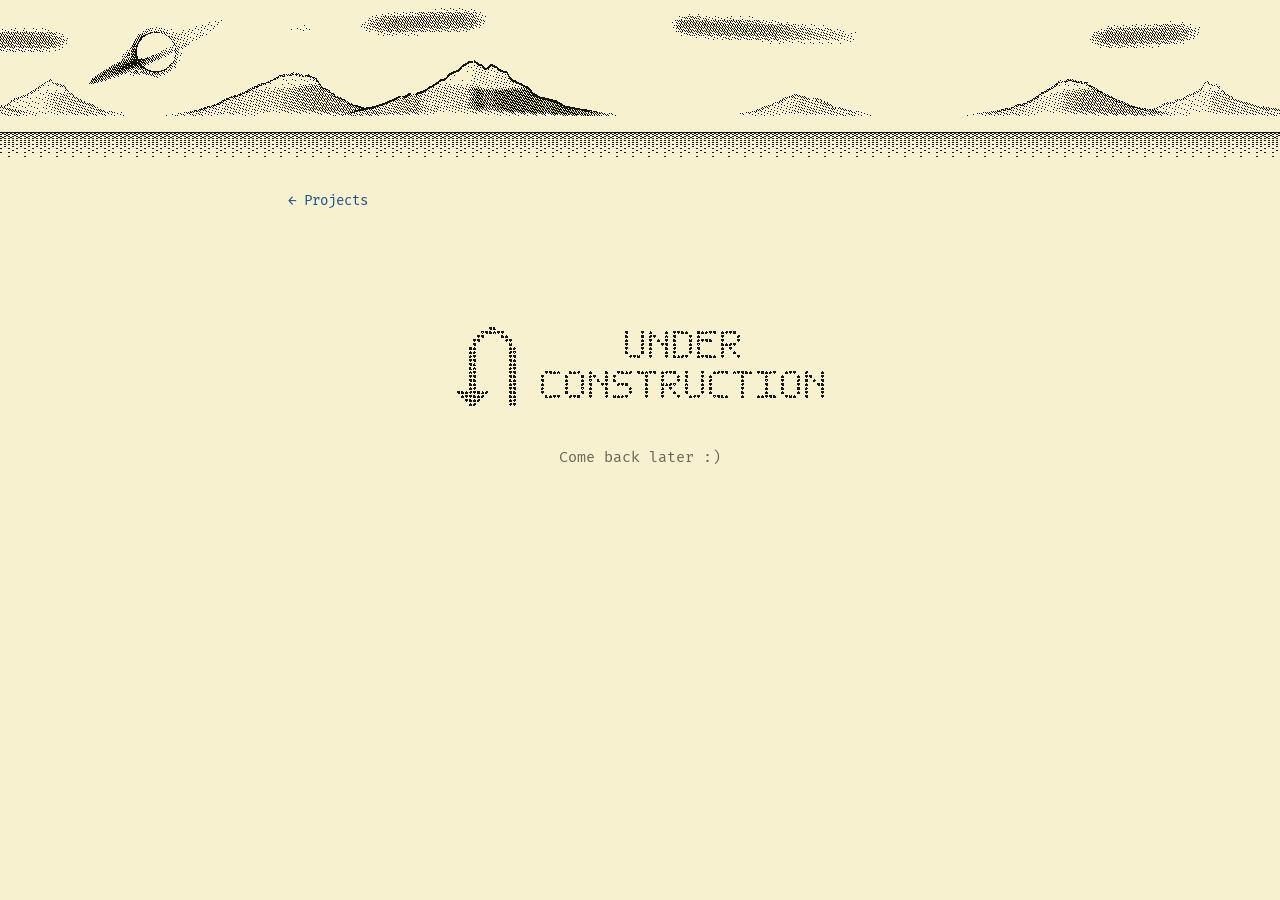
<file: projects/20260818-styleai.html>
<!DOCTYPE html><html lang="en"><head><meta charset="utf-8"><title>Xin Zhou · StyleAI, an outfit from a single photo</title><meta name="viewport" content="width=device-width, initial-scale=1"><meta name="description" content="Garments scored attribute by attribute, not one vector per image."><meta name="robots" content="noindex, follow"><link rel="icon" type="image/png" href="[data-uri]"><link rel="preload" href="/fonts/fira-regular.woff2" as="font" type="font/woff2" crossorigin><link rel="preload" href="/fonts/fira-bold.woff2" as="font" type="font/woff2" crossorigin><meta property="og:title" content="Xin Zhou · StyleAI, an outfit from a single photo"><meta property="og:description" content="Garments scored attribute by attribute, not one vector per image."><meta property="og:image" content="https://xzhou.au/og.png"><meta property="og:image:width" content="1200"><meta property="og:image:height" content="630"><meta property="og:image:alt" content="Xin Zhou. Software Engineer. I build interesting things with AI."><meta property="og:url" content="https://xzhou.au/projects/20260818-styleai.html"><meta property="og:type" content="website"><meta property="og:site_name" content="Xin Zhou"><meta name="twitter:card" content="summary_large_image"><meta name="twitter:title" content="Xin Zhou · StyleAI, an outfit from a single photo"><meta name="twitter:description" content="Garments scored attribute by attribute, not one vector per image."><meta name="twitter:image" content="https://xzhou.au/og.png"><meta name="astro-view-transitions-enabled" content="true"><meta name="astro-view-transitions-fallback" content="animate"><script type="module" src="/assets/ClientRouter.astro_astro_type_script_index_0_lang.Sx5bM3k1.js"></script><script type="module" src="/assets/Layout.astro_astro_type_script_index_0_lang.Ptof7fRJ.js"></script><link rel="stylesheet" href="/assets/Scene.DvZ0Xgjr.css"></head><body><div class="page g-butter"><div data-astro-transition-persist="scene" class="scene"><div class="bh"></div><div class="clouds"></div><div class="occlude"></div><div class="land"></div></div><header><div class="col"><p class="back"><a href="/projects.html">← Projects</a></p></div></header><div class="col"><div class="empty"><div class="marquee"><img src="/img/under-construction.png" alt="A message board reading UNDER CONSTRUCTION, with a U-turn arrow" width="388" height="100"><img class="blink" src="/img/uturn.png" alt="" width="388" height="100"></div><p>Come back later :)</p></div></div></div><button data-astro-transition-persist="astro-mffd43sq-1" id="johnny-open" class="johnny-button" type="button" aria-haspopup="dialog" aria-expanded="false" aria-controls="johnny-panel" data-sitekey="0x4AAAAAAEWjf_f30rGrgWtV" title="Ask Johnny about Xin. He answers from the published site and says so when he does not know." hidden><span class="johnny-face"><span class="johnny-cue" aria-hidden="true">$&nbsp;</span>ask johnny</span></button><div data-astro-transition-persist="astro-6olg6xvq-2" id="johnny-root"></div><script type="module" src="/assets/Johnny.astro_astro_type_script_index_0_lang.D-18fQWo.js"></script></body></html>
</file>
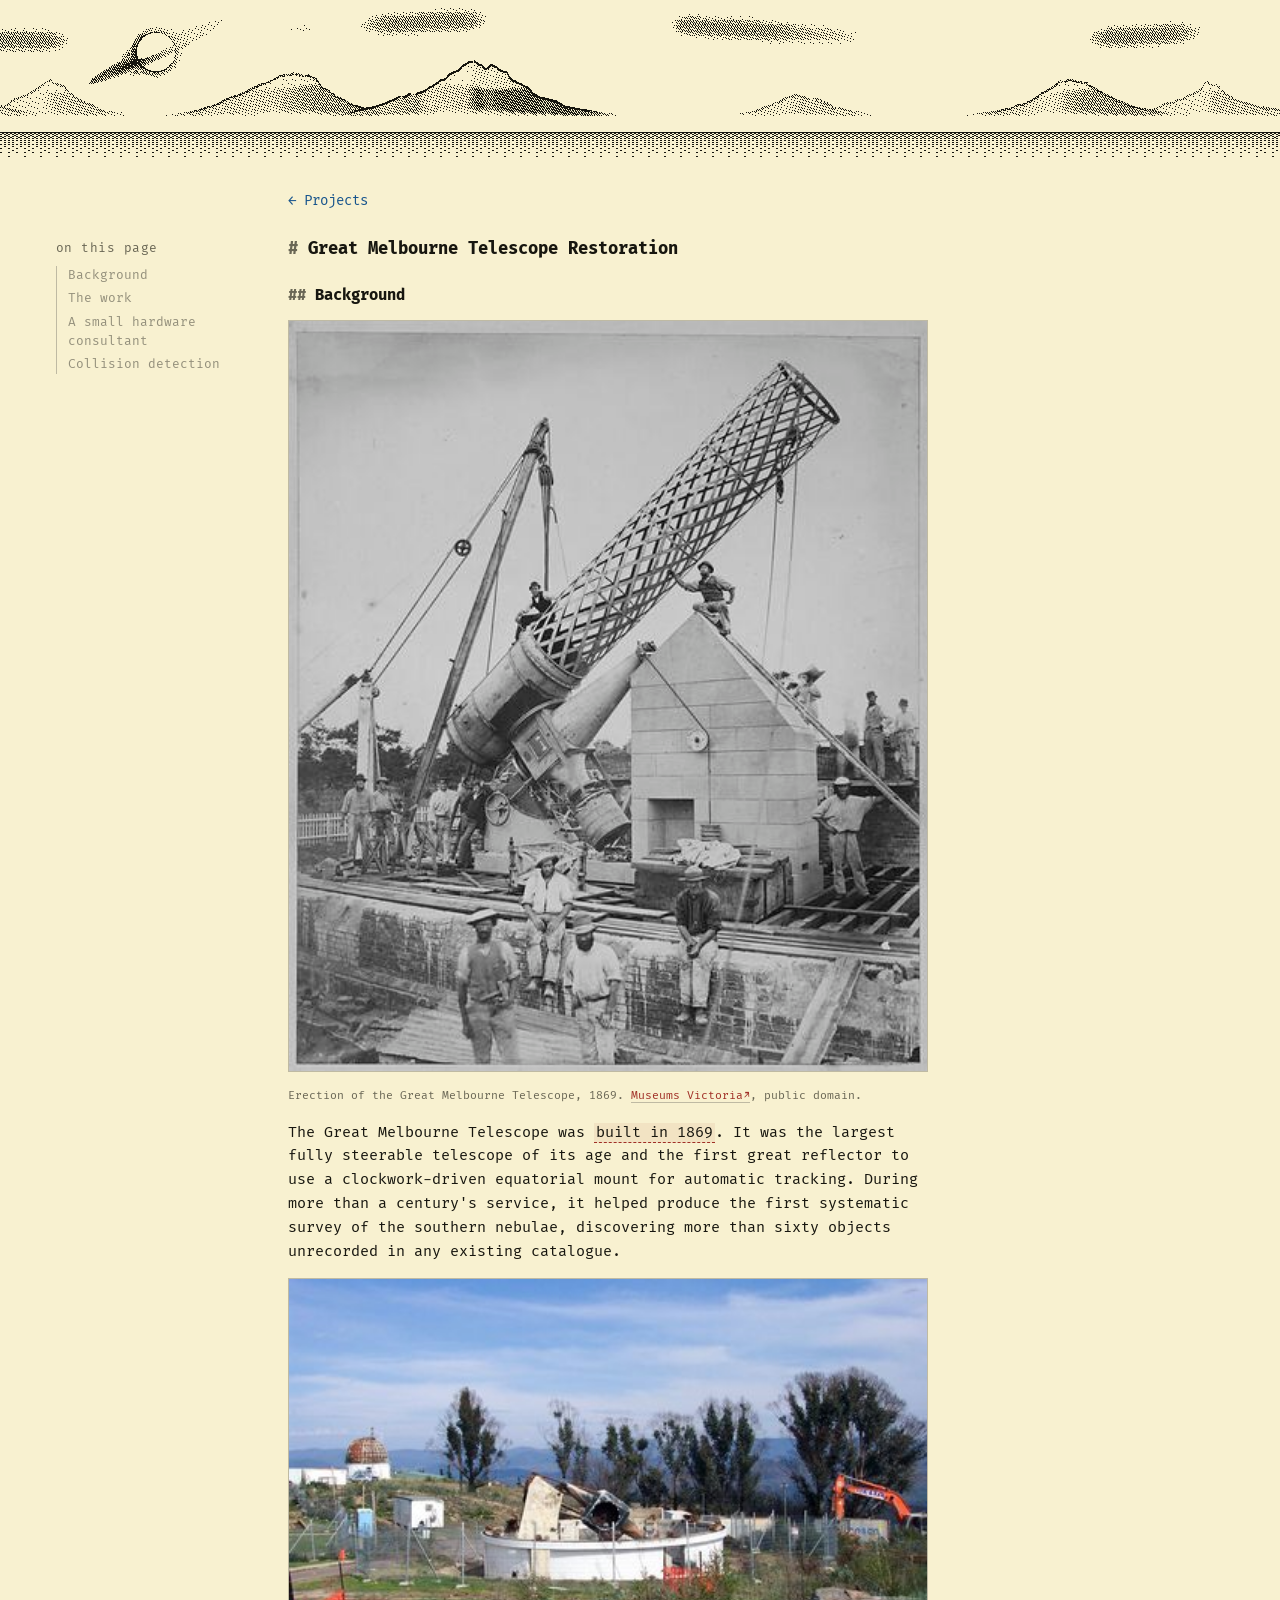
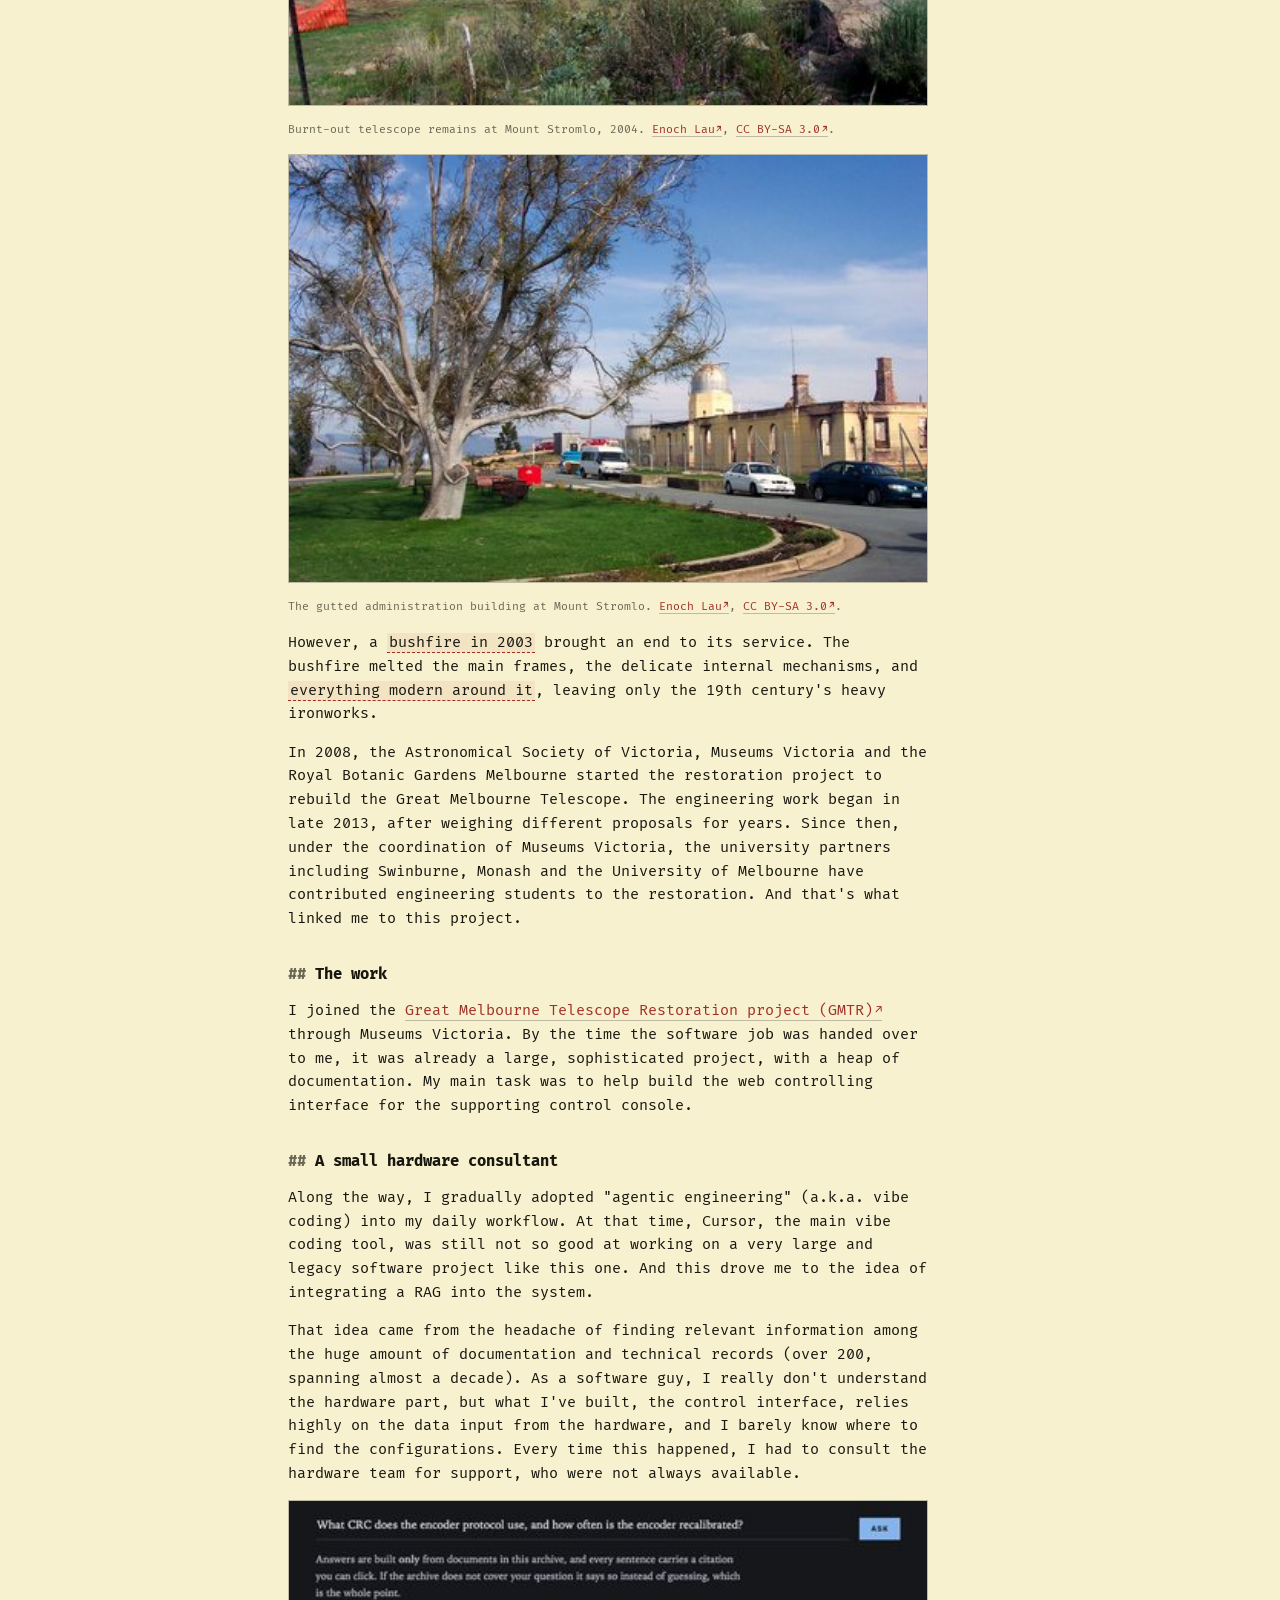
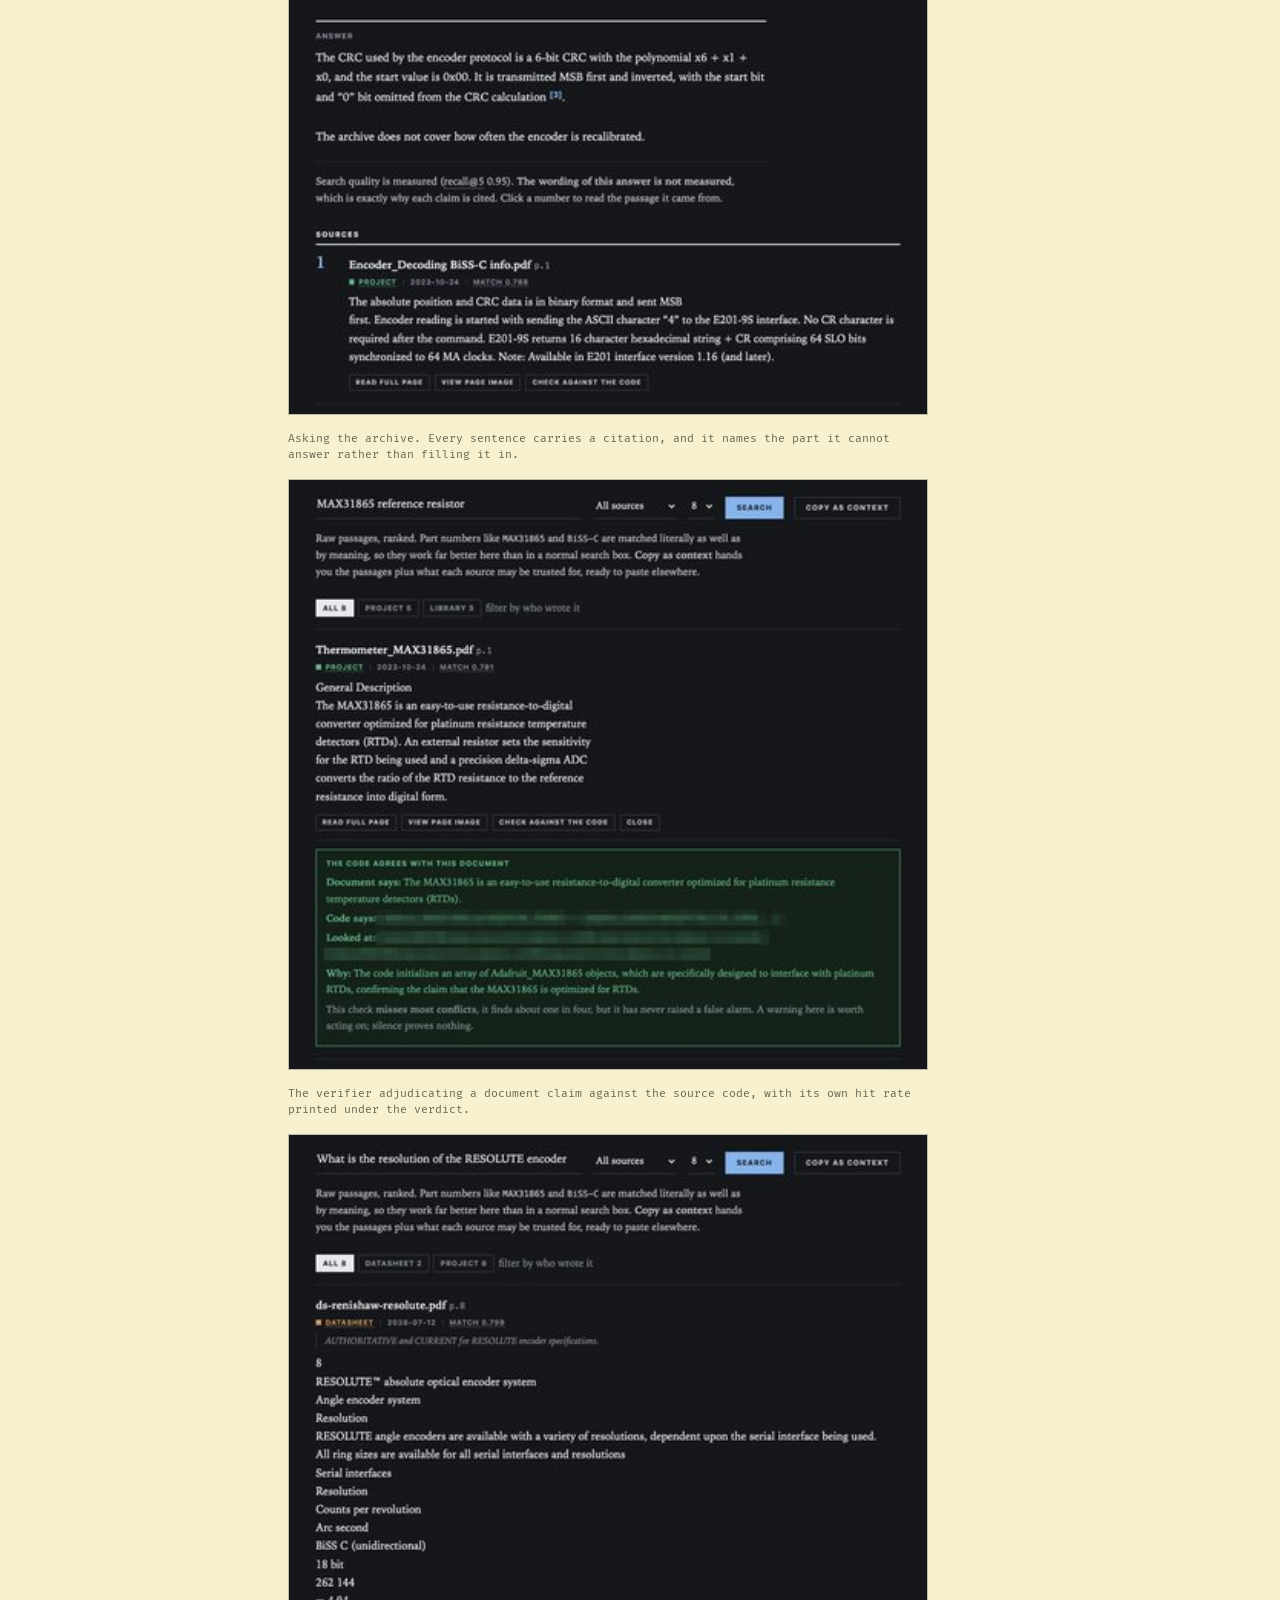
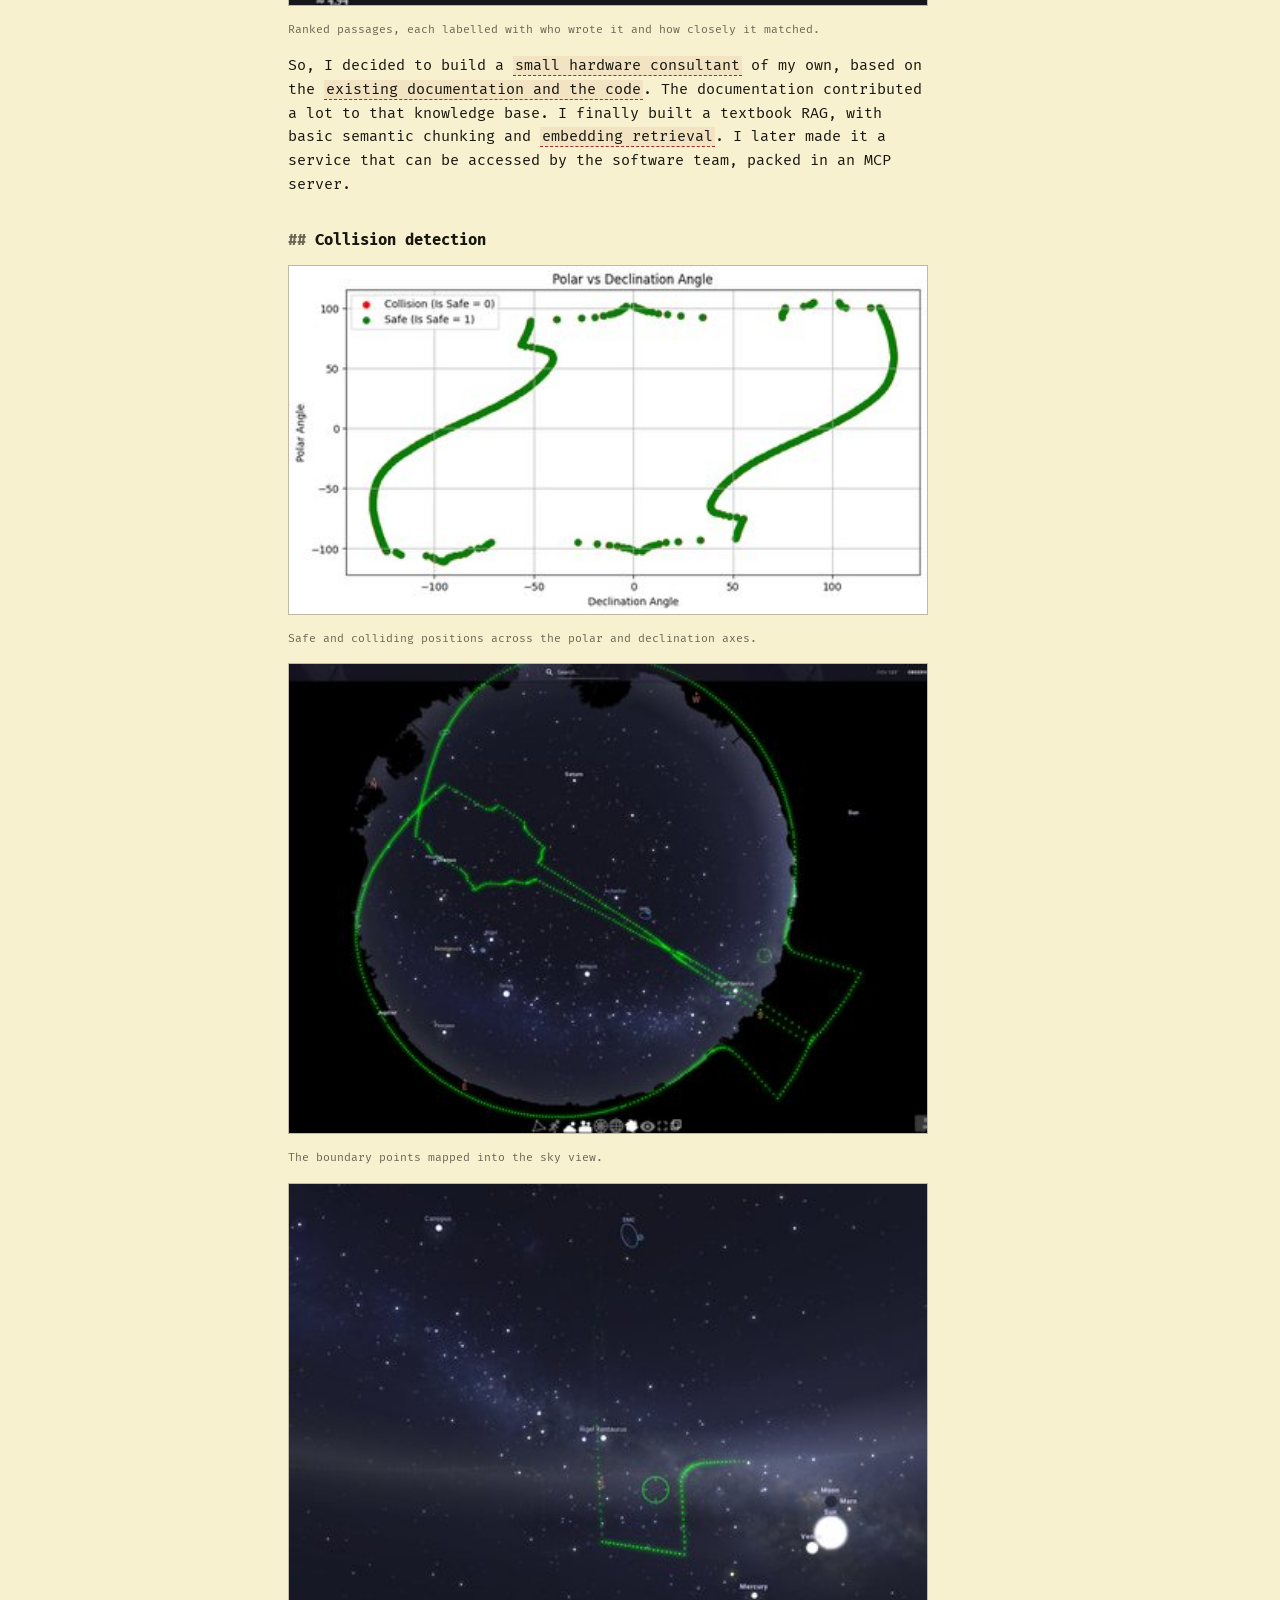
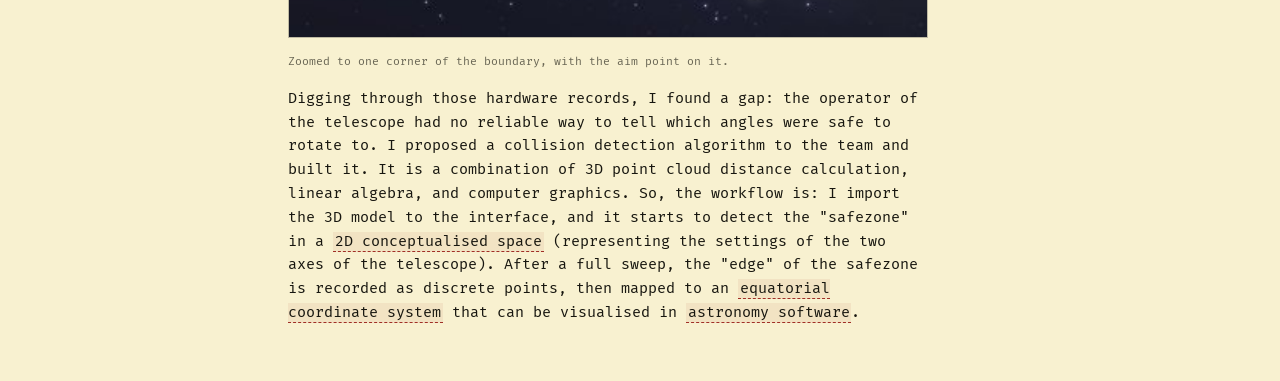
<file: projects/20260818-telescope-rag.html>
<!DOCTYPE html><html lang="en"><head><meta charset="utf-8"><title>Xin Zhou · Great Melbourne Telescope Restoration</title><meta name="viewport" content="width=device-width, initial-scale=1"><meta name="description" content="Telescopes, collision detection, three.js, computer graphics and RAG. How do they combine?"><link rel="icon" type="image/png" href="[data-uri]"><link rel="preload" href="/fonts/fira-regular.woff2" as="font" type="font/woff2" crossorigin><link rel="preload" href="/fonts/fira-bold.woff2" as="font" type="font/woff2" crossorigin><meta property="og:title" content="Xin Zhou · Great Melbourne Telescope Restoration"><meta property="og:description" content="Telescopes, collision detection, three.js, computer graphics and RAG. How do they combine?"><meta property="og:image" content="https://xzhou.au/og.png"><meta property="og:image:width" content="1200"><meta property="og:image:height" content="630"><meta property="og:image:alt" content="Xin Zhou. Software Engineer. I build interesting things with AI."><meta property="og:url" content="https://xzhou.au/projects/20260818-telescope-rag.html"><meta property="og:type" content="website"><meta property="og:site_name" content="Xin Zhou"><meta name="twitter:card" content="summary_large_image"><meta name="twitter:title" content="Xin Zhou · Great Melbourne Telescope Restoration"><meta name="twitter:description" content="Telescopes, collision detection, three.js, computer graphics and RAG. How do they combine?"><meta name="twitter:image" content="https://xzhou.au/og.png"><meta name="astro-view-transitions-enabled" content="true"><meta name="astro-view-transitions-fallback" content="animate"><script type="module" src="/assets/ClientRouter.astro_astro_type_script_index_0_lang.Sx5bM3k1.js"></script><script type="module" src="/assets/Layout.astro_astro_type_script_index_0_lang.Ptof7fRJ.js"></script><link rel="stylesheet" href="/assets/Scene.DvZ0Xgjr.css"></head><body><div class="page g-butter"><div data-astro-transition-persist="scene" class="scene"><div class="bh"></div><div class="clouds"></div><div class="occlude"></div><div class="land"></div></div><header><div class="col"><p class="back"><a href="/projects.html">← Projects</a></p></div></header><div class="col has-toc"><nav class="toc" aria-label="On this page"><div class="toc-inner"><p class="toc-head"><span class="here">on this page</span><button type="button" class="to-top">↑ back to top</button></p><div class="toc-scroll"><ol><li><a href="#background">Background</a></li><li><a href="#the-work">The work</a></li><li><a href="#a-small-hardware-consultant">A small hardware consultant</a></li><li><a href="#collision-detection">Collision detection</a></li></ol></div></div></nav><script type="module" src="/assets/Toc.astro_astro_type_script_index_0_lang.ORBKK-hd.js"></script><h2>Great Melbourne Telescope Restoration</h2><div class="intro"></div><div class="prose long"><h3 id="background"><a class="anchor" href="#background"><span class="hash">##</span> Background</a></h3>
<figure class="fig" id="fig-1"><a class="fig-shot" href="/img/telescope-rag/gmt-1869.jpg" data-large="/img/telescope-rag/gmt-1869.jpg" data-w="425" data-h="500" target="_blank" rel="noopener noreferrer"><img src="/img/telescope-rag/gmt-1869.jpg" width="425" height="500" alt="Erection of the Great Melbourne Telescope, 1869. Museums Victoria, public domain." loading="lazy" decoding="async"></a><figcaption>Erection of the Great Melbourne Telescope, 1869. <a target="_blank" rel="noopener noreferrer" class="ext" href="https://collections.museumsvictoria.com.au/articles/2626">Museums Victoria</a>, public domain.</figcaption></figure><p>The Great Melbourne Telescope was <a href="#fig-1" class="figref">built in 1869</a>. It was the largest fully
steerable telescope of its age and the first great reflector to use a
clockwork-driven equatorial mount for automatic tracking. During more than a
century's service, it helped produce the first systematic survey of the southern
nebulae, discovering more than sixty objects unrecorded in any existing
catalogue.</p>
<figure class="fig" id="fig-2"><a class="fig-shot" href="/img/telescope-rag/stromlo-telescope-2004.jpg" data-large="/img/telescope-rag/stromlo-telescope-2004.jpg" data-w="1400" data-h="934" target="_blank" rel="noopener noreferrer"><img src="/img/telescope-rag/stromlo-telescope-2004-thumb.jpg" width="416" height="278" alt="Burnt-out telescope remains at Mount Stromlo, 2004. Enoch Lau, CC BY-SA 3.0." loading="lazy" decoding="async"></a><figcaption>Burnt-out telescope remains at Mount Stromlo, 2004. <a target="_blank" rel="noopener noreferrer" class="ext" href="https://commons.wikimedia.org/wiki/File:Mt_Stromlo_Obs1.jpg">Enoch Lau</a>, <a target="_blank" rel="noopener noreferrer" class="ext" href="https://creativecommons.org/licenses/by-sa/3.0/">CC BY-SA 3.0</a>.</figcaption></figure><figure class="fig" id="fig-3"><a class="fig-shot" href="/img/telescope-rag/stromlo-buildings-2004.jpg" data-large="/img/telescope-rag/stromlo-buildings-2004.jpg" data-w="1400" data-h="934" target="_blank" rel="noopener noreferrer"><img src="/img/telescope-rag/stromlo-buildings-2004-thumb.jpg" width="416" height="278" alt="The gutted administration building at Mount Stromlo. Enoch Lau, CC BY-SA 3.0." loading="lazy" decoding="async"></a><figcaption>The gutted administration building at Mount Stromlo. <a target="_blank" rel="noopener noreferrer" class="ext" href="https://commons.wikimedia.org/wiki/File:Mt_Stromlo_Obs2.jpg">Enoch Lau</a>, <a target="_blank" rel="noopener noreferrer" class="ext" href="https://creativecommons.org/licenses/by-sa/3.0/">CC BY-SA 3.0</a>.</figcaption></figure><p>However, a <a href="#fig-2" class="figref">bushfire in 2003</a> brought an end to its service. The bushfire melted
the main frames, the delicate internal mechanisms, and <a href="#fig-3" class="figref">everything modern around
it</a>, leaving only the 19th century's heavy ironworks.</p>
<p>In 2008, the Astronomical Society of Victoria, Museums Victoria and the Royal
Botanic Gardens Melbourne started the restoration project to rebuild the Great
Melbourne Telescope. The engineering work began in late 2013, after weighing
different proposals for years. Since then, under the coordination of Museums
Victoria, the university partners including Swinburne, Monash and the University
of Melbourne have contributed engineering students to the restoration. And
that's what linked me to this project.</p>
<h3 id="the-work"><a class="anchor" href="#the-work"><span class="hash">##</span> The work</a></h3>
<p>I joined the <a href="https://greatmelbournetelescopeorgau.wordpress.com/achievements/" target="_blank" rel="noopener noreferrer" class="ext">Great Melbourne Telescope Restoration project
(GMTR)</a>
through Museums Victoria. By the time the software job was handed over to me,
it was already a large, sophisticated project, with a heap of documentation. My
main task was to help build the web controlling interface for the supporting
control console.</p>
<h3 id="a-small-hardware-consultant"><a class="anchor" href="#a-small-hardware-consultant"><span class="hash">##</span> A small hardware consultant</a></h3>
<p>Along the way, I gradually adopted &quot;agentic engineering&quot; (a.k.a. vibe coding)
into my daily workflow. At that time, Cursor, the main vibe coding tool, was
still not so good at working on a very large and legacy software project like
this one. And this drove me to the idea of integrating a RAG into the system.</p>
<p>That idea came from the headache of finding relevant information among the huge
amount of documentation and technical records (over 200, spanning almost a
decade). As a software guy, I really don't understand the hardware part, but
what I've built, the control interface, relies highly on the data input from
the hardware, and I barely know where to find the configurations. Every time
this happened, I had to consult the hardware team for support, who were not
always available.</p>
<figure class="fig" id="fig-4"><a class="fig-shot" href="/img/telescope-rag/ask-cited.png" data-large="/img/telescope-rag/ask-cited.png" data-w="952" data-h="765" target="_blank" rel="noopener noreferrer"><img src="/img/telescope-rag/ask-cited-thumb.jpg" width="416" height="334" alt="Asking the archive. Every sentence carries a citation, and it names the part it cannot answer rather than filling it in." loading="lazy" decoding="async"></a><figcaption>Asking the archive. Every sentence carries a citation, and it names the part it cannot answer rather than filling it in.</figcaption></figure><figure class="fig" id="fig-5"><a class="fig-shot" href="/img/telescope-rag/conflict.png" data-large="/img/telescope-rag/conflict.png" data-w="952" data-h="879" target="_blank" rel="noopener noreferrer"><img src="/img/telescope-rag/conflict-thumb.jpg" width="416" height="384" alt="The verifier adjudicating a document claim against the source code, with its own hit rate printed under the verdict." loading="lazy" decoding="async"></a><figcaption>The verifier adjudicating a document claim against the source code, with its own hit rate printed under the verdict.</figcaption></figure><figure class="fig" id="fig-6"><a class="fig-shot" href="/img/telescope-rag/search-ranked.png" data-large="/img/telescope-rag/search-ranked.png" data-w="952" data-h="700" target="_blank" rel="noopener noreferrer"><img src="/img/telescope-rag/search-ranked-thumb.jpg" width="416" height="306" alt="Ranked passages, each labelled with who wrote it and how closely it matched." loading="lazy" decoding="async"></a><figcaption>Ranked passages, each labelled with who wrote it and how closely it matched.</figcaption></figure><p>So, I decided to build a <a href="#fig-4" class="figref">small hardware consultant</a> of my own, based on the
<a href="#fig-5" class="figref">existing documentation and the code</a>. The documentation contributed a lot to that
knowledge base. I finally built a textbook RAG, with basic semantic chunking and
<a href="#fig-6" class="figref">embedding retrieval</a>. I later made it a service that can be accessed by the
software team, packed in an MCP server.</p>
<h3 id="collision-detection"><a class="anchor" href="#collision-detection"><span class="hash">##</span> Collision detection</a></h3>
<figure class="fig" id="fig-7"><a class="fig-shot" href="/img/telescope-rag/safe-zone-2d.png" data-large="/img/telescope-rag/safe-zone-2d.png" data-w="862" data-h="470" target="_blank" rel="noopener noreferrer"><img src="/img/telescope-rag/safe-zone-2d-thumb.jpg" width="416" height="227" alt="Safe and colliding positions across the polar and declination axes." loading="lazy" decoding="async"></a><figcaption>Safe and colliding positions across the polar and declination axes.</figcaption></figure><figure class="fig" id="fig-8"><a class="fig-shot" href="/img/telescope-rag/safe-zone-sky.jpg" data-large="/img/telescope-rag/safe-zone-sky.jpg" data-w="1051" data-h="772" target="_blank" rel="noopener noreferrer"><img src="/img/telescope-rag/safe-zone-sky-thumb.jpg" width="416" height="306" alt="The boundary points mapped into the sky view." loading="lazy" decoding="async"></a><figcaption>The boundary points mapped into the sky view.</figcaption></figure><figure class="fig" id="fig-9"><a class="fig-shot" href="/img/telescope-rag/safe-zone-corner.jpg" data-large="/img/telescope-rag/safe-zone-corner.jpg" data-w="1401" data-h="996" target="_blank" rel="noopener noreferrer"><img src="/img/telescope-rag/safe-zone-corner-thumb.jpg" width="416" height="296" alt="Zoomed to one corner of the boundary, with the aim point on it." loading="lazy" decoding="async"></a><figcaption>Zoomed to one corner of the boundary, with the aim point on it.</figcaption></figure><p>Digging through those hardware records, I found a gap: the operator of the
telescope had no reliable way to tell which angles were safe to rotate to. I
proposed a collision detection algorithm to the team and built it. It is a
combination of 3D point cloud distance calculation, linear algebra, and
computer graphics. So, the workflow is: I import the 3D model to the interface,
and it starts to detect the &quot;safezone&quot; in a <a href="#fig-7" class="figref">2D conceptualised space</a> (representing the settings of the two
axes of the telescope). After a full sweep, the &quot;edge&quot; of the safezone is
recorded as discrete points, then mapped to an <a href="#fig-8" class="figref">equatorial coordinate system</a> that
can be visualised in <a href="#fig-9" class="figref">astronomy software</a>.</p>
</div><script type="module" src="/assets/Figures.astro_astro_type_script_index_0_lang.D5LYsKU_.js"></script></div></div><button data-astro-transition-persist="astro-mffd43sq-1" id="johnny-open" class="johnny-button" type="button" aria-haspopup="dialog" aria-expanded="false" aria-controls="johnny-panel" data-sitekey="0x4AAAAAAEWjf_f30rGrgWtV" title="Ask Johnny about Xin. He answers from the published site and says so when he does not know." hidden><span class="johnny-face"><span class="johnny-cue" aria-hidden="true">$&nbsp;</span>ask johnny</span></button><div data-astro-transition-persist="astro-6olg6xvq-2" id="johnny-root"></div><script type="module" src="/assets/Johnny.astro_astro_type_script_index_0_lang.D-18fQWo.js"></script></body></html>
</file>
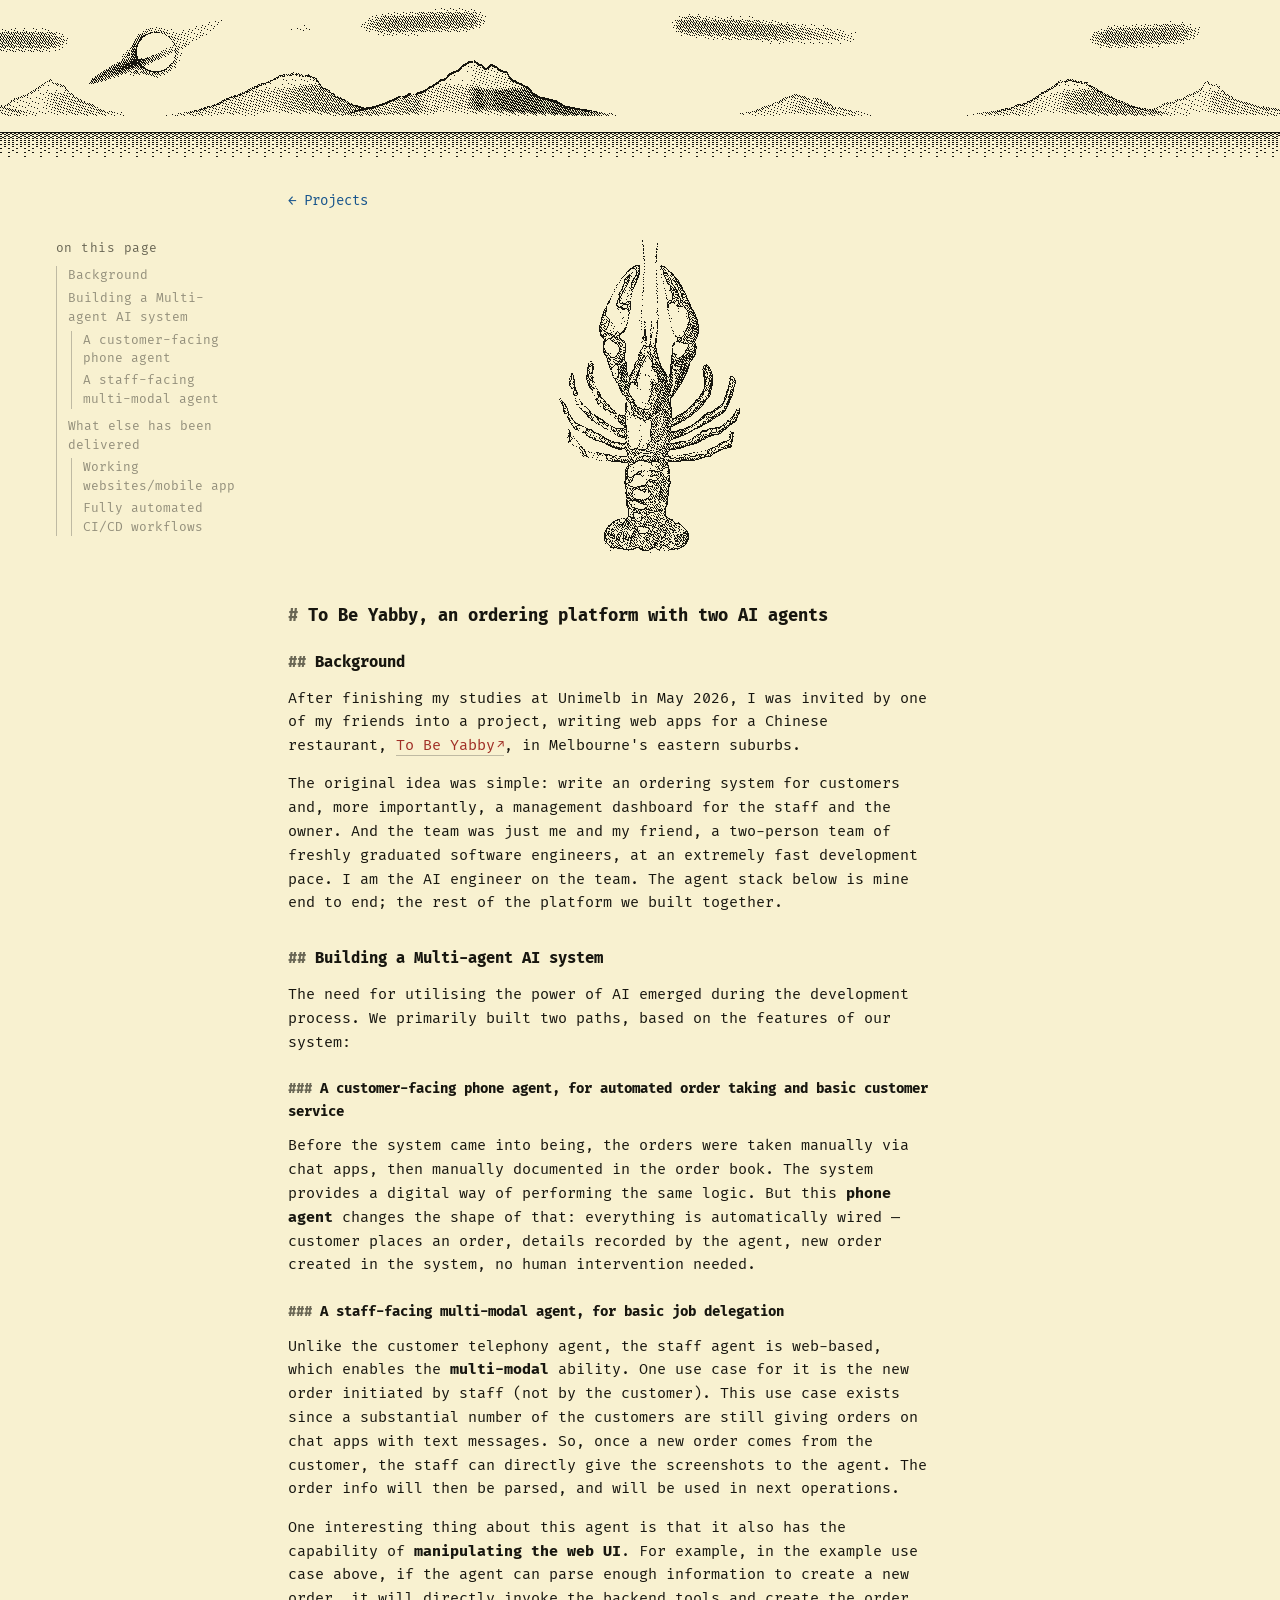
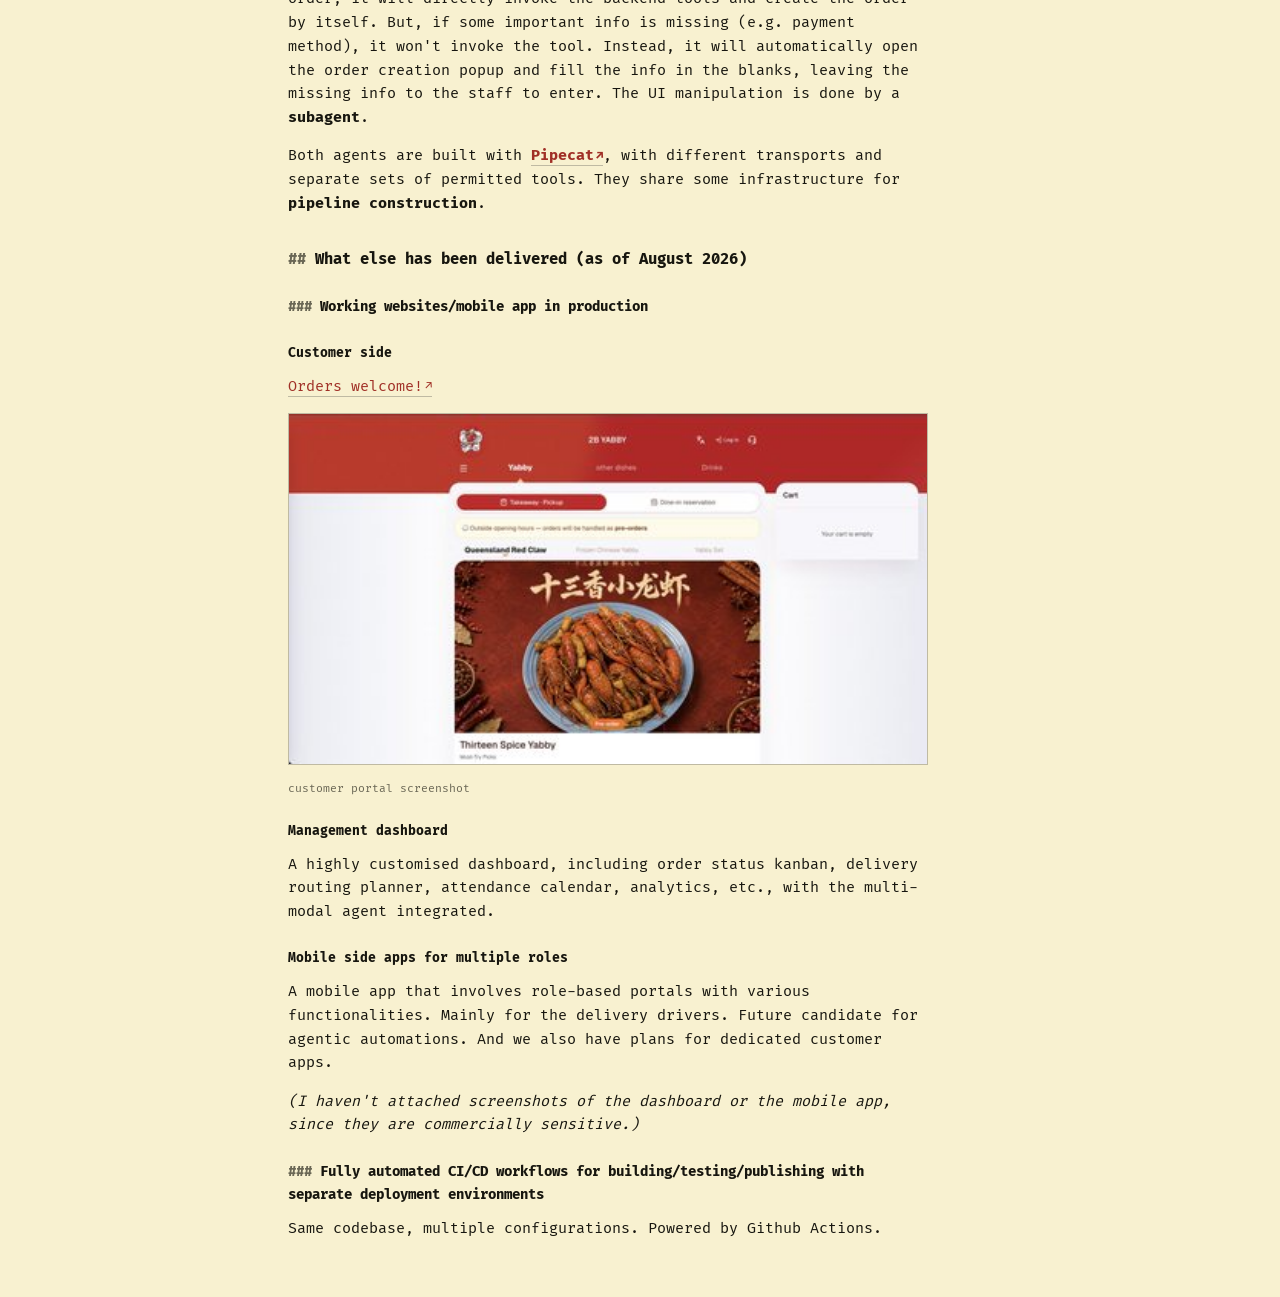
<file: projects/20260818-to-be-yabby.html>
<!DOCTYPE html><html lang="en"><head><meta charset="utf-8"><title>Xin Zhou · To Be Yabby, an ordering platform with two AI agents</title><meta name="viewport" content="width=device-width, initial-scale=1"><meta name="description" content="Two agents on one voice pipeline, sixteen permission-gated tools."><link rel="icon" type="image/png" href="[data-uri]"><link rel="preload" href="/fonts/fira-regular.woff2" as="font" type="font/woff2" crossorigin><link rel="preload" href="/fonts/fira-bold.woff2" as="font" type="font/woff2" crossorigin><meta property="og:title" content="Xin Zhou · To Be Yabby, an ordering platform with two AI agents"><meta property="og:description" content="Two agents on one voice pipeline, sixteen permission-gated tools."><meta property="og:image" content="https://xzhou.au/og.png"><meta property="og:image:width" content="1200"><meta property="og:image:height" content="630"><meta property="og:image:alt" content="Xin Zhou. Software Engineer. I build interesting things with AI."><meta property="og:url" content="https://xzhou.au/projects/20260818-to-be-yabby.html"><meta property="og:type" content="website"><meta property="og:site_name" content="Xin Zhou"><meta name="twitter:card" content="summary_large_image"><meta name="twitter:title" content="Xin Zhou · To Be Yabby, an ordering platform with two AI agents"><meta name="twitter:description" content="Two agents on one voice pipeline, sixteen permission-gated tools."><meta name="twitter:image" content="https://xzhou.au/og.png"><meta name="astro-view-transitions-enabled" content="true"><meta name="astro-view-transitions-fallback" content="animate"><script type="module" src="/assets/ClientRouter.astro_astro_type_script_index_0_lang.Sx5bM3k1.js"></script><script type="module" src="/assets/Layout.astro_astro_type_script_index_0_lang.Ptof7fRJ.js"></script><link rel="stylesheet" href="/assets/Scene.DvZ0Xgjr.css"></head><body><div class="page g-butter"><div data-astro-transition-persist="scene" class="scene"><div class="bh"></div><div class="clouds"></div><div class="occlude"></div><div class="land"></div></div><header><div class="col"><p class="back"><a href="/projects.html">← Projects</a></p></div></header><div class="col has-toc"><nav class="toc" aria-label="On this page"><div class="toc-inner"><p class="toc-head"><span class="here">on this page</span><button type="button" class="to-top">↑ back to top</button></p><div class="toc-scroll"><ol><li><a href="#background">Background</a></li><li><a href="#building-a-multi-agent-ai-system">Building a Multi-agent AI system</a><ol><li><a href="#a-customer-facing-phone-agent-for-automated-order-taking-and-basic-customer-service">A customer-facing phone agent</a></li><li><a href="#a-staff-facing-multi-modal-agent-for-basic-job-delegation">A staff-facing multi-modal agent</a></li></ol></li><li><a href="#what-else-has-been-delivered-as-of-august-2026">What else has been delivered</a><ol><li><a href="#working-websites-mobile-app-in-production">Working websites/mobile app</a></li><li><a href="#fully-automated-ci-cd-workflows-for-building-testing-publishing-with-separate-deployment-environments">Fully automated CI/CD workflows</a></li></ol></li></ol></div></div></nav><script type="module" src="/assets/Toc.astro_astro_type_script_index_0_lang.ORBKK-hd.js"></script><aside class="rail"><div class="rail-inner"><img src="/img/to-be-yabby-aside.png" alt="A crayfish, after a natural history plate" width="200" height="319"></div></aside><h2>To Be Yabby, an ordering platform with two AI agents</h2><div class="intro"></div><div class="prose long"><h3 id="background"><a class="anchor" href="#background"><span class="hash">##</span> Background</a></h3>
<p>After finishing my studies at Unimelb in May 2026, I was invited by one of my
friends into a project, writing web apps for a Chinese restaurant,
<a href="https://www.google.com/maps/place/To+Be+Yabby/@-37.9135204,145.0116392,2480m/data=!3m1!1e3!4m6!3m5!1s0x6ad6693ac8e6f103:0xd08c700b3904172d!8m2!3d-37.913473!4d145.0167687!16s%2Fg%2F11c6_vqyf2" target="_blank" rel="noopener noreferrer" class="ext">To Be Yabby</a>,
in Melbourne's eastern suburbs.</p>
<p>The original idea was simple: write an ordering system for customers and, more
importantly, a management dashboard for the staff and the owner. And the team
was just me and my friend, a two-person team of freshly graduated software
engineers, at an extremely fast development pace. I am the AI engineer on the
team. The agent stack below is mine end to end; the rest of the platform we
built together.</p>
<h3 id="building-a-multi-agent-ai-system"><a class="anchor" href="#building-a-multi-agent-ai-system"><span class="hash">##</span> Building a Multi-agent AI system</a></h3>
<p>The need for utilising the power of AI emerged during the development process.
We primarily built two paths, based on the features of our system:</p>
<h4 id="a-customer-facing-phone-agent-for-automated-order-taking-and-basic-customer-service"><a class="anchor" href="#a-customer-facing-phone-agent-for-automated-order-taking-and-basic-customer-service"><span class="hash">###</span> A customer-facing phone agent, for automated order taking and basic customer service</a></h4>
<p>Before the system came into being, the orders were taken manually via chat apps,
then manually documented in the order book. The system provides a digital way of
performing the same logic. But this <strong>phone agent</strong> changes the shape of that:
everything is automatically wired — customer places an order, details recorded
by the agent, new order created in the system, no human intervention needed.</p>
<h4 id="a-staff-facing-multi-modal-agent-for-basic-job-delegation"><a class="anchor" href="#a-staff-facing-multi-modal-agent-for-basic-job-delegation"><span class="hash">###</span> A staff-facing multi-modal agent, for basic job delegation</a></h4>
<p>Unlike the customer telephony agent, the staff agent is web-based, which enables
the <strong>multi-modal</strong> ability. One use case for it is the new order initiated by staff
(not by the customer). This use case exists since a substantial number of the
customers are still giving orders on chat apps with text messages. So, once a
new order comes from the customer, the staff can directly give the screenshots
to the agent. The order info will then be parsed, and will be used in next
operations.</p>
<p>One interesting thing about this agent is that it also has the capability of
<strong>manipulating the web UI</strong>. For example, in the example use case above, if the
agent can parse enough information to create a new order, it will directly
invoke the backend tools and create the order by itself. But, if some important
info is missing (e.g. payment method), it won't invoke the tool. Instead, it
will automatically open the order creation popup and fill the info in the
blanks, leaving the missing info to the staff to enter. The UI manipulation is
done by a <strong>subagent</strong>.</p>
<p>Both agents are built with <strong><a href="https://www.pipecat.ai/" target="_blank" rel="noopener noreferrer" class="ext">Pipecat</a></strong>, with
different transports and separate sets of permitted tools. They share some
infrastructure for <strong>pipeline construction</strong>.</p>
<h3 id="what-else-has-been-delivered-as-of-august-2026"><a class="anchor" href="#what-else-has-been-delivered-as-of-august-2026"><span class="hash">##</span> What else has been delivered (as of August 2026)</a></h3>
<h4 id="working-websites-mobile-app-in-production"><a class="anchor" href="#working-websites-mobile-app-in-production"><span class="hash">###</span> Working websites/mobile app in production</a></h4>
<h5 id="customer-side">Customer side</h5>
<p><a href="https://order.2byabby.au/en" target="_blank" rel="noopener noreferrer" class="ext">Orders welcome!</a></p>
<figure class="fig" id="fig-1"><a class="fig-shot" href="/img/to-be-yabby/customer-portal.jpg" data-large="/img/to-be-yabby/customer-portal.jpg" data-w="1504" data-h="823" target="_blank" rel="noopener noreferrer"><img src="/img/to-be-yabby/customer-portal-thumb.jpg" width="416" height="228" alt="customer portal screenshot" loading="lazy" decoding="async"></a><figcaption>customer portal screenshot</figcaption></figure><h5 id="management-dashboard">Management dashboard</h5>
<p>A highly customised dashboard, including order status kanban, delivery routing
planner, attendance calendar, analytics, etc., with the multi-modal agent
integrated.</p>
<h5 id="mobile-side-apps-for-multiple-roles">Mobile side apps for multiple roles</h5>
<p>A mobile app that involves role-based portals with various functionalities.
Mainly for the delivery drivers. Future candidate for agentic automations. And we
also have plans for dedicated customer apps.</p>
<p><em>(I haven't attached screenshots of the dashboard or the mobile app, since they
are commercially sensitive.)</em></p>
<h4 id="fully-automated-ci-cd-workflows-for-building-testing-publishing-with-separate-deployment-environments"><a class="anchor" href="#fully-automated-ci-cd-workflows-for-building-testing-publishing-with-separate-deployment-environments"><span class="hash">###</span> Fully automated CI/CD workflows for building/testing/publishing with separate deployment environments</a></h4>
<p>Same codebase, multiple configurations. Powered by Github Actions.</p>
</div><script type="module" src="/assets/Figures.astro_astro_type_script_index_0_lang.D5LYsKU_.js"></script></div></div><button data-astro-transition-persist="astro-mffd43sq-1" id="johnny-open" class="johnny-button" type="button" aria-haspopup="dialog" aria-expanded="false" aria-controls="johnny-panel" data-sitekey="0x4AAAAAAEWjf_f30rGrgWtV" title="Ask Johnny about Xin. He answers from the published site and says so when he does not know." hidden><span class="johnny-face"><span class="johnny-cue" aria-hidden="true">$&nbsp;</span>ask johnny</span></button><div data-astro-transition-persist="astro-6olg6xvq-2" id="johnny-root"></div><script type="module" src="/assets/Johnny.astro_astro_type_script_index_0_lang.D-18fQWo.js"></script></body></html>
</file>
<file: assets/Scene.DvZ0Xgjr.css>
.astro-route-announcer{clip:rect(0 0 0 0);clip-path:inset(50%);white-space:nowrap;width:1px;height:1px;position:absolute;top:0;left:0;overflow:hidden}@keyframes astroFadeInOut{0%{opacity:1}to{opacity:0}}@keyframes astroFadeIn{0%{opacity:0;mix-blend-mode:plus-lighter}to{opacity:1;mix-blend-mode:plus-lighter}}@keyframes astroFadeOut{0%{opacity:1;mix-blend-mode:plus-lighter}to{opacity:0;mix-blend-mode:plus-lighter}}@keyframes astroSlideFromRight{0%{transform:translate(100%)}}@keyframes astroSlideFromLeft{0%{transform:translate(-100%)}}@keyframes astroSlideToRight{to{transform:translate(100%)}}@keyframes astroSlideToLeft{to{transform:translate(-100%)}}@media (prefers-reduced-motion){::view-transition-group(*),::view-transition-old(*),::view-transition-new(*),[data-astro-transition-scope]{animation:none!important}}@font-face{font-family:Fira Code;src:url(/fonts/fira-regular.woff2)format("woff2");font-weight:400;font-style:normal;font-display:swap}@font-face{font-family:Fira Code;src:url(/fonts/fira-bold.woff2)format("woff2");font-weight:700;font-style:normal;font-display:swap}:root{--dim:#6a6755;--rule:#bfbaa3;--link:#17548c;--ext:#a02f26;--mono:"Fira Code", ui-monospace, SFMono-Regular, "SF Mono", Menlo, Consolas, "Liberation Mono", "DejaVu Sans Mono", monospace}*{box-sizing:border-box}html{-webkit-text-size-adjust:100%}body{background:var(--paper);color:var(--ink);font-family:var(--mono);font-variant-ligatures:none;margin:0;font-size:14.7px;line-height:1.62}.page{min-height:100vh;padding:0 0 3.5rem}.col{max-width:47rem;margin:0 auto;padding:0 1.5rem}.scene+header{padding-top:1.6rem}header{padding:2.4rem 0 1.5rem}a{color:var(--link);border-bottom:1px solid var(--rule);text-decoration:none}a:hover{border-bottom-color:currentColor}a.ext{color:var(--ext)}a:focus-visible{outline:2px solid var(--ink);outline-offset:2px}b{font-weight:700}.arrow{vertical-align:.15em;color:var(--ext);margin-left:.15em;font-size:.8em}.mark{width:104px;height:auto;image-rendering:pixelated;margin-bottom:1.15rem;display:block}h1{letter-spacing:-.01em;margin:0 0 .2rem;font-size:1.35rem;line-height:1.2}.name-alias{color:var(--dim);margin:0 0 .15rem;font-size:.86rem}.name-sub{color:var(--dim);margin:0}.back{margin:0;font-size:.86rem}.back a{border:0}.back a:hover{border-bottom:1px solid}.index{align-items:flex-start;gap:2.5rem;padding:2.6rem 0 0;display:flex}.identity{flex:0 0 16rem}.dir{flex:auto;padding-top:.15rem}.dir .e{margin-bottom:1.3rem}.dir .e:last-child{margin-bottom:0}.dir .t{font-weight:700}.dir .t a{color:var(--ink);border-bottom:1px solid var(--rule)}.dir .t a:hover{border-bottom-color:currentColor}.dir .s{color:var(--dim);margin:0}h2{color:var(--ink);margin:0 0 1.3rem;font-size:1.05rem;font-weight:700}h2:before{content:"# ";color:var(--dim)}h2.cmd:before{content:none}.intro{align-items:flex-start;gap:2rem;display:flex}.intro .prose{flex:auto;min-width:0}.portrait{flex:0 0 168px;width:168px;height:auto;display:block}.portrait.dithered{image-rendering:pixelated}.prose p{max-width:40rem;margin:0 0 .9rem}.prose p:last-child{margin-bottom:0}.item{margin-bottom:1.3rem}.item:last-child{margin-bottom:0}.row{align-items:baseline;display:flex}.row .t{font-weight:700}.row .lead{border-bottom:1px dotted var(--rule);flex:auto;min-width:1.5rem;margin:0 .55em;transform:translateY(-.3em)}.row .m{color:var(--dim);white-space:nowrap;flex:none;font-size:.82rem}.d{color:var(--dim);max-width:42rem;margin:.1rem 0 0}.stack-row{flex-wrap:wrap;gap:.35rem .4rem;margin:0 0 .75rem;display:flex}.stack-row:last-child{margin-bottom:0}.stack-label{color:var(--dim);flex:0 0 8rem;padding-top:.15rem;font-size:.82rem}.chips{flex-wrap:wrap;flex:16rem;gap:.3rem .35rem;display:flex}.chip{border:1px solid var(--rule);background:#ffffff73;padding:.02rem .4rem;font-size:.82rem}.year{margin-top:1.9rem}.year:first-of-type{margin-top:0}.year-label{margin:0 0 .8rem}.year-label:before{content:"## ";color:var(--dim)}.year-items{padding-left:1.5rem}.sr-only{clip-path:inset(50%);white-space:nowrap;border:0;width:1px;height:1px;margin:-1px;padding:0;position:absolute;overflow:hidden}.cmd{color:var(--dim);margin:1.1rem 0 .9rem}.cmd .t-p{color:var(--rule)}.tree{margin:0;font-family:inherit;font-size:.88rem;line-height:1.25;overflow-x:auto}.tree .t-p{color:var(--dim)}.tree .t-stem{color:var(--rule)}.tree .t-dir{color:var(--link);font-weight:700}.tree .t-sum{color:var(--dim);font-size:.82rem}.rows{margin:1.7rem 0 0}.rows>div{gap:.4rem;margin-bottom:.3rem;display:flex}.rows dt{color:var(--dim);flex:0 0 8rem;font-size:.86rem}.rows dd{overflow-wrap:anywhere;flex:auto;margin:0}@media (width<=40rem){body{font-size:14px}.index{padding-top:1.8rem;display:block}.identity{margin-bottom:2.2rem}.row{display:block}.row .lead{display:none}.row .m{white-space:normal;display:block}.stack-label,.rows dt{flex:0 0 100%}.intro{display:block}.year-items{padding-left:.8rem}.portrait{margin:0 0 1.2rem}}@media print{.page{background:#fff}.scene{display:none}.prose.long .fig{float:none;width:auto;margin:0 0 1rem}.fig-peek,.fig-line{display:none}}.toc{margin:0 0 2.2rem;font-size:.78rem;line-height:1.5}.toc-head{color:var(--dim);letter-spacing:.04em;margin:0 0 .5rem}.to-top{font:inherit;letter-spacing:inherit;color:var(--dim);cursor:pointer;background:0 0;border:0;padding:0;display:none}.to-top:hover{color:var(--ink)}.toc.away .here{display:none}.toc.away .to-top{display:inline}.toc ol{border-left:1px solid var(--rule);margin:0;padding:0;list-style:none}.toc li{margin:0 0 .3rem}.toc ol ol{margin:.25rem 0 .5rem .9rem}.toc ol ol li{margin:0 0 .2rem}.toc a{color:#94907c;overflow-wrap:anywhere;border:0;border-left:2px solid #0000;margin-left:-1px;padding-left:.6rem;display:block}.toc a:hover{color:var(--ink);border-bottom:0}.toc a.on{color:var(--ink);border-left-color:var(--ink);font-weight:700}.rail{text-align:center;margin:0 0 2.5rem}.rail img{max-width:100%;height:auto;image-rendering:pixelated;display:inline-block}@media (width>=86rem){.rail{text-align:left;width:13rem;margin:0;padding-left:1.6rem;position:absolute;top:.2rem;left:100%}}@media (width>=76rem){.col.has-toc{position:relative}.toc{width:13rem;margin:0;padding-right:1.6rem;position:absolute;top:.2rem;bottom:0;right:100%}.toc-inner{position:sticky;top:2rem}.toc-scroll{overscroll-behavior:contain;scrollbar-width:thin;scrollbar-color:var(--rule) transparent;max-height:50vh;overflow-y:auto}}@media (width<=75.99rem){.toc-scroll{overscroll-behavior:contain;scrollbar-width:thin;scrollbar-color:var(--rule) transparent;max-height:45vh;overflow-y:auto}}.prose.long{max-width:40rem;display:flow-root}.prose.long>:first-child{margin-top:0}h3,h4,h5,h6{color:var(--ink);margin:2rem 0 .7rem;scroll-margin-top:1.5rem;font-weight:700}h3{font-size:.95rem}h4{font-size:.86rem}h5,h6{font-size:.8rem}h4,h5,h6{margin-top:1.5rem}.anchor{color:inherit;border:0}.anchor .hash{color:var(--dim)}.anchor:hover{border:0}.anchor:hover .hash{color:var(--ext)}.prose.long a.ext:after{content:"↗";vertical-align:.15em;color:var(--ext);margin-left:.15em;font-size:.8em}.prose.long img{max-width:100%;height:auto;margin:0 0 1rem;display:block}.prose.long figure{margin:0 0 1rem}.prose.long ul,.prose.long ol{margin:0 0 .9rem;padding-left:1.2rem}.prose.long li{margin:0 0 .3rem}.prose.long code{background:color-mix(in srgb, var(--ink) 7%, transparent);padding:.05em .3em;font-size:.92em}.prose.long pre{background:color-mix(in srgb, var(--ink) 5%, transparent);margin:0 0 1rem;padding:.8rem 1rem;overflow-x:auto}.prose.long pre code{background:0 0;padding:0}.prose.long blockquote{border-left:2px solid var(--rule);color:var(--dim);margin:0 0 1rem;padding-left:1rem}.fig{margin:0 0 1.2rem}.fig-shot{border:0;display:block}.fig-shot:focus-visible{outline:2px solid var(--ink);outline-offset:2px}.fig img{border:1px solid var(--rule);width:100%;height:auto;display:block}.fig figcaption{color:var(--dim);margin-top:.35rem;font-size:.7rem;line-height:1.45}.fig-shot:hover img,.fig.is-lit img{border-color:var(--ext)}.figref{color:inherit;border-bottom:1px dashed var(--ext);background:color-mix(in srgb, var(--ext) 7%, transparent);padding:0 .12em}.figref:hover,.figref:focus-visible,.figref.is-lit{background:color-mix(in srgb, var(--ext) 16%, transparent);border-bottom-color:var(--ext)}@media (width>=86rem){.prose.long .fig{float:right;clear:right;width:13rem;margin:.35rem -20.1rem 1.4rem 0}}.fig-line{z-index:5;border-top:1px dashed var(--ext);opacity:.7;pointer-events:none;height:0;position:fixed}.fig-line[hidden]{display:none}.fig-peek{z-index:40;border:1px solid var(--ink);background:var(--paper) center / contain no-repeat;pointer-events:none;position:fixed;box-shadow:0 8px 30px #17160f47}.fig-peek[hidden]{display:none}.prose.long a.inline-shot{border:0;margin:0 0 1rem;display:block}.prose.long a.inline-shot img{margin:0}.prose.long a.inline-shot:focus-visible{outline:2px solid var(--ink);outline-offset:2px}.empty{text-align:center;padding:5rem 1.5rem 4.5rem}.marquee{max-width:100%;line-height:0;display:inline-block;position:relative}.empty img{max-width:100%;height:auto;image-rendering:pixelated;display:block}.empty .blink{animation:2.85s infinite uc-blink;position:absolute;inset:0}@keyframes uc-blink{0%,70.18%{opacity:1}70.19%,to{opacity:0}}@media (prefers-reduced-motion:reduce){.empty .blink{animation:none}}.empty p{color:var(--dim);margin:1.4rem 0 0}.johnny-button{z-index:40;font:inherit;letter-spacing:.04em;--px:3px;--pix-edge:var(--ink);--pix-hi:#5ce9bd;--pix-face:var(--t-green);--pix-lo:#03996c;background:var(--pix-edge);color:var(--pix-edge);padding:calc(var(--px) * 3) calc(var(--px) * 4);cursor:pointer;box-shadow:none;clip-path:polygon(calc(var(--px) * 3) 0, calc(100% - var(--px)) 0, 100% var(--px), 100% calc(100% - var(--px) * 3), calc(100% - var(--px)) calc(100% - var(--px) * 3), calc(100% - var(--px)) calc(100% - var(--px) * 2), calc(100% - var(--px) * 2) calc(100% - var(--px) * 2), calc(100% - var(--px) * 2) calc(100% - var(--px)), calc(100% - var(--px) * 3) calc(100% - var(--px)), calc(100% - var(--px) * 3) 100%, var(--px) 100%, 0 calc(100% - var(--px)), 0 calc(var(--px) * 3), var(--px) calc(var(--px) * 3), var(--px) calc(var(--px) * 2), calc(var(--px) * 2) calc(var(--px) * 2), calc(var(--px) * 2) var(--px), calc(var(--px) * 3) var(--px));filter:drop-shadow(calc(var(--px) * 4 / 3) calc(var(--px) * 4 / 3) 0 var(--ink));border:0;font-size:.82rem;font-weight:700;position:fixed;bottom:1.25rem;right:1.25rem}.johnny-button:before{content:"";inset:calc(var(--px) * 2 / 3);pointer-events:none;background:linear-gradient(to bottom, var(--pix-hi) 0 var(--px), var(--pix-face) var(--px) calc(100% - var(--px) * 5 / 3), var(--pix-lo) calc(100% - var(--px) * 5 / 3) 100%);clip-path:polygon(calc(var(--px) * 3) 0, calc(100% - var(--px)) 0, 100% var(--px), 100% calc(100% - var(--px) * 3), calc(100% - var(--px)) calc(100% - var(--px) * 3), calc(100% - var(--px)) calc(100% - var(--px) * 2), calc(100% - var(--px) * 2) calc(100% - var(--px) * 2), calc(100% - var(--px) * 2) calc(100% - var(--px)), calc(100% - var(--px) * 3) calc(100% - var(--px)), calc(100% - var(--px) * 3) 100%, var(--px) 100%, 0 calc(100% - var(--px)), 0 calc(var(--px) * 3), var(--px) calc(var(--px) * 3), var(--px) calc(var(--px) * 2), calc(var(--px) * 2) calc(var(--px) * 2), calc(var(--px) * 2) var(--px), calc(var(--px) * 3) var(--px));position:absolute}.johnny-face{z-index:1;position:relative}@media (width>=40rem){.johnny-button{font-size:.88rem;bottom:4.5rem;right:5.5rem}}.johnny-button[aria-expanded=true]{display:none}.johnny-button:hover:before{background:linear-gradient(to bottom, var(--pix-face) 0 calc(100% - var(--px) * 8 / 3), var(--pix-lo) calc(100% - var(--px) * 8 / 3) 100%)}.johnny-button:active:before{background:var(--pix-lo)}.johnny-button:hover{filter:drop-shadow(var(--px) var(--px) 0 var(--ink));transform:translate(calc(var(--px) / 3), calc(var(--px) / 3))}.johnny-button:active{filter:none;transform:translate(calc(var(--px) * 4 / 3), calc(var(--px) * 4 / 3))}.johnny-button:focus-visible{outline:2px solid var(--link);outline-offset:2px}@media print{.johnny-button{display:none}}:root{--t-bg:#1d2a35;--t-fg:#cbd5e1;--t-mid:#b2bdcc;--t-dim:#8494a8;--t-green:#05ce91;--t-blue:#82aaff;--t-amber:#ff9d00;--t-red:#ff6b6b;--t-rule:#2b3b48}.johnny{background:var(--t-bg);color:var(--t-fg);border-color:var(--t-rule)}.johnny-head{border-bottom:1px solid var(--t-rule);color:var(--t-dim);background:linear-gradient(#26374480,#1f2e3980);flex:none;justify-content:center;align-items:center;padding:.4rem .6rem;display:flex;position:relative}.johnny-head .johnny-dots{position:absolute;left:1.4rem}.johnny-status{border-top:1px solid var(--t-rule);color:var(--t-dim);white-space:nowrap;background:linear-gradient(#26374480,#1f2e3980);flex:none;align-items:center;gap:.5rem;padding:.32rem .8rem;font-size:.72rem;display:flex;overflow:hidden}.johnny-bar{letter-spacing:-.06em;color:var(--t-mid)}.johnny-sep{opacity:.5}.johnny-meter.is-low,.johnny-meter.is-low .johnny-bar{color:var(--t-amber)}.johnny-meter{align-items:center;gap:.5rem;margin-left:auto;display:flex}.johnny-meter[hidden]{display:none}.johnny-activity{text-overflow:ellipsis;min-width:0;color:var(--t-dim);overflow:hidden}.johnny-activity.is-pending{color:var(--t-green)}.johnny-activity-files{color:var(--t-mid)}.johnny-title{color:var(--t-mid);font-size:.78rem}.johnny-dots{align-items:baseline;gap:.15rem;font-size:.78rem;display:inline-flex}.johnny-dot{font:inherit;cursor:pointer;color:var(--t-dim);letter-spacing:-.02em;background:0 0;border:0;padding:0 .1rem}.johnny-dot:hover{color:var(--t-fg)}.johnny-dot-min:hover,.johnny-dot-min:focus-visible{color:var(--t-amber)}.johnny-dot-close:hover,.johnny-dot-close:focus-visible{color:var(--t-red)}.johnny-dot:focus-visible{outline:none;text-decoration:underline}.johnny-confirm{z-index:2;background:#1d2a35d1;justify-content:center;align-items:center;display:flex;position:absolute;inset:0}.johnny-confirm-box{border:1px solid var(--t-rule);background:var(--t-bg);max-width:20rem;padding:.8rem .9rem}.johnny-confirm p{color:var(--t-mid);margin:0 0 .7rem;line-height:1.5}.p-warn{color:var(--t-amber)}.johnny-confirm-row{justify-content:flex-end;gap:.6rem;display:flex}.johnny-confirm button{font:inherit;border:1px solid var(--t-rule);color:var(--t-mid);cursor:pointer;background:0 0;padding:.12rem .6rem;font-size:.78rem}.johnny-confirm button:hover{border-color:var(--t-fg);color:var(--t-fg)}.johnny-confirm .is-danger{color:var(--t-red);border-color:#ff6b6b66}.johnny-confirm .is-danger:hover{border-color:var(--t-red);color:var(--t-red)}.johnny-body{cursor:text;scrollbar-width:thin;scrollbar-color:var(--t-rule) transparent;flex:1;min-height:0;padding:.7rem .6rem;overflow-y:auto}.johnny-log{flex-direction:column;gap:.6rem;line-height:1.55;display:flex}.johnny-log p{margin:0}.johnny-hint{color:var(--t-mid)}.johnny-pending{color:var(--t-dim)}.johnny-hint .c-name{color:var(--t-blue)}.johnny-boot-head{color:var(--t-fg)}.b-summary{color:var(--t-dim);margin-left:.75rem}.johnny-boot{color:var(--t-dim);gap:.75rem;font-size:.78rem;display:flex}.johnny-boot .b-label{min-width:7rem;color:var(--t-mid)}.johnny-boot .b-val{color:var(--t-green)}.johnny-boot .b-wait{color:var(--t-dim)}.johnny-boot .b-bad{color:var(--t-red)}.johnny-boot+.johnny-boot{margin-top:-.35rem}.johnny-init>summary,.johnny-run>summary{cursor:pointer;list-style:none}.johnny-init>summary::-webkit-details-marker{display:none}.johnny-run>summary::-webkit-details-marker{display:none}.johnny-init>summary:after,.johnny-run>summary:after{content:" [+]";color:var(--t-dim)}.johnny-init[open]>summary:after,.johnny-run[open]>summary:after{content:" [-]"}.johnny-run>summary{color:var(--t-dim);font-style:italic}.johnny-run{flex-direction:column;display:flex}.johnny-run-step{color:var(--t-dim);gap:.5rem;margin:0 0 .12rem;font-size:.78rem;display:flex}.johnny-run-step .r-mark{flex:none;width:1ch}.johnny-run-step .r-label{flex:1;min-width:0}.johnny-run-step.is-running .r-mark{color:var(--t-mid)}.johnny-run-step.is-done .r-mark{color:var(--t-green)}.johnny-run-step.is-blocked .r-mark,.johnny-run-step.is-blocked .r-label{color:var(--t-red)}.johnny-run-thought{color:var(--t-dim);font-style:italic}.johnny-run-thought .r-mark,.johnny-run-thought.is-done .r-mark{color:var(--t-dim)}.johnny-run-thought,.johnny-run-step{animation:.18s ease-out both johnny-arrive}@keyframes johnny-arrive{0%{opacity:0;transform:translateY(-.15rem)}to{opacity:1;transform:none}}@media (prefers-reduced-motion:reduce){.johnny-run-thought,.johnny-run-step{animation:none}}.johnny-run:focus,.johnny-run:focus-visible{outline:none}.johnny-interrupted .r-val,.johnny-interrupted{color:var(--t-amber)}.johnny-q{color:var(--t-fg)}.johnny .p-user,.johnny .p-host{color:var(--t-green)}.johnny .p-tail{color:var(--t-dim)}.johnny-a{color:var(--t-mid)}.johnny-a>p+p{margin-top:.4rem}.johnny-a a,.johnny-cites a{color:var(--t-blue);border-bottom:1px solid #82aaff66}.johnny-a a:hover,.johnny-cites a:hover{border-bottom-color:var(--t-blue)}.johnny-cites{color:var(--t-dim);font-size:.78rem}.johnny-cites a+a:before{content:""}.johnny-blocked{border-left:2px solid var(--t-rule);padding-left:.55rem}.johnny-limit{color:var(--t-amber);border-left-color:var(--t-amber)}.johnny-limit a{color:var(--t-amber);border-bottom-color:var(--t-amber)}.johnny-cmds-lead{margin-bottom:.45rem}.johnny-cmds{border-collapse:collapse;margin:.1rem 0 .35rem}.johnny-cmds td{vertical-align:top;padding:.08rem .6rem .08rem 0}.johnny-cmds .c-name{color:var(--t-blue);white-space:nowrap}.johnny-cmds .c-blurb{color:var(--t-dim)}.johnny-cmds-note{color:var(--t-dim);font-size:.78rem}.johnny-tools{margin:.1rem 0 .4rem;padding:0;list-style:none}.johnny-tools li{flex-wrap:wrap;gap:0 .75rem;padding:.08rem 0;display:flex}.johnny-tools li:before{content:"-";color:var(--t-dim);margin-right:.45rem}.johnny-tools .c-name{color:var(--t-blue)}.johnny-tools .c-blurb{color:var(--t-dim)}.johnny-palette{border-left:2px solid var(--t-rule);flex-direction:column;margin:.5rem 0 .1rem;padding-left:.55rem;display:flex}.johnny-pick{width:100%;font:inherit;color:var(--t-dim);text-align:left;cursor:pointer;background:0 0;border:0;gap:.75rem;padding:.12rem .25rem;display:flex}.johnny-pick .c-name{color:var(--t-blue);white-space:nowrap;min-width:6rem}.johnny-pick b{color:var(--t-fg);font-weight:inherit}.johnny-pick.is-on,.johnny-pick.is-on .c-name,.johnny-pick.is-on b{color:var(--t-fg)}.johnny-pick:hover:not(.is-on){color:var(--t-mid)}.johnny-q-wrap>summary{cursor:default;list-style:none}.johnny-q-wrap>summary::-webkit-details-marker{display:none}.johnny-q-wrap[data-trace]>summary{cursor:pointer}.johnny-q-wrap[data-trace]>summary:after{content:" [+]";color:var(--t-dim)}.johnny-q-wrap[data-trace][open]>summary:after{content:" [-]"}.q-gates{color:var(--t-dim);margin-left:.75rem;font-size:.78rem}.q-gates.is-bad{color:var(--t-red)}.johnny-q-wrap>.johnny-trace{margin-bottom:.45rem}.johnny-trace{border-collapse:collapse;width:100%;color:var(--t-dim);margin-top:.4rem;font-size:.74rem}.johnny-trace td{vertical-align:top;padding:.06rem .5rem .06rem 0}.t-gate{width:auto;color:var(--t-mid)}.t-status{white-space:nowrap;width:1%;color:var(--t-green)}.t-reason{white-space:nowrap;width:1%}.t-block .t-status,.t-block .t-gate{color:var(--t-red)}.t-skip .t-status{color:var(--t-dim)}.johnny-form{align-items:baseline;gap:.4rem;margin-top:.6rem;display:flex}.johnny-prompt{color:var(--t-green);white-space:nowrap}.johnny-form.is-busy{visibility:hidden}.johnny-form textarea{resize:none;min-width:4rem;height:1.5em;line-height:1.5;font:inherit;color:var(--t-fg);caret-color:var(--t-green);caret-shape:block;background:0 0;border:0;flex:1;align-self:flex-start;padding:0;font-size:.82rem;overflow-y:hidden}.johnny-form textarea::placeholder{color:var(--t-dim)}.johnny-form textarea:focus{outline:none}.johnny-challenge:not(:empty){border-left:2px solid var(--t-amber);margin-top:.7rem;padding-left:.55rem}.johnny-challenge iframe{max-width:100%}.kbd{border:1px solid var(--rule);white-space:nowrap;background:#ffffff73;padding:.02rem .35rem;font-size:.82rem}.e-foot{margin-top:2.8rem}.johnny-head .johnny-keys{align-items:baseline;gap:.5rem;display:inline-flex;position:absolute;right:1.4rem}.johnny-mic{font:inherit;cursor:pointer;color:var(--t-dim);letter-spacing:-.02em;background:0 0;border:0;padding:0 .1rem;font-size:.78rem}.johnny-mic:hover{color:var(--t-fg)}.johnny-mic:focus-visible{outline:none;text-decoration:underline}.johnny-mic[data-on=true]{color:var(--t-green,#7fb069)}.johnny-mute{font:inherit;cursor:pointer;color:var(--t-dim);letter-spacing:-.02em;background:0 0;border:0;padding:0 .1rem;font-size:.78rem}.johnny-mute:hover{color:var(--t-fg)}.johnny-mute:focus-visible{outline:none;text-decoration:underline}.johnny-mute[data-state=connecting]{color:var(--t-amber)}.johnny-mute[data-state=live]{color:var(--t-green,#7fb069)}.johnny-mute[data-state=denied],.johnny-mute[data-state=unavailable],.johnny-mute[data-state=failed]{color:var(--t-dim);font-style:italic}.prose.man>h3:first-child{margin-top:0}.prose.man p{margin-bottom:.6rem}.synopsis{color:var(--dim)}.man-quip{color:var(--dim);margin-bottom:.9rem}.man-cmds{grid-template-columns:minmax(6rem,max-content) 1fr;gap:.85rem 1.2rem;max-width:40rem;margin:0 0 .9rem;display:grid}.man-cmds dt{color:var(--ink);font-size:.88rem;font-weight:700}.man-cmds dt:before{content:"▪ ";color:var(--dim);font-weight:400}.man-cmds dd{margin:0}@media (width<=34rem){.man-cmds{grid-template-columns:1fr;gap:.15rem}.man-cmds dd{margin:0 0 .85rem;padding-left:2ch}}.man-note{color:var(--dim);max-width:40rem;font-size:.92rem}.johnny-choose{margin:.35rem 0 .2rem}.johnny-choose-q{color:var(--t-dim);margin:0 0 .25rem;font-size:.82rem}.johnny-choose-opt{text-align:left;width:100%;font:inherit;cursor:pointer;color:var(--t-mid);background:0 0;border:0;grid-template-columns:1rem max-content 1fr;align-items:baseline;gap:0 .5rem;padding:.12rem .2rem;display:grid}.johnny-choose-mark{color:#0000}.johnny-choose-opt[aria-selected=true]{color:var(--t-fg)}.johnny-choose-opt[aria-selected=true] .johnny-choose-mark{color:var(--t-amber)}.johnny-choose-opt:focus-visible{outline:none}.johnny-choose-label{color:var(--t-cyan,var(--t-fg))}.johnny-choose-hint{color:var(--t-dim);font-size:.8rem}@media (width<=26rem){.johnny-choose-opt{grid-template-columns:1rem 1fr;row-gap:.1rem}.johnny-choose-hint{grid-column:2}}.johnny-quiet-opts{gap:.3rem;margin:.5rem 0 .7rem;display:grid}.johnny-quiet-opts button{text-align:left;font:inherit;cursor:pointer;color:var(--t-mid);background:0 0;border:1px solid #0000;border-radius:3px;gap:.1rem;padding:.35rem .45rem;display:grid}.johnny-quiet-opts button[aria-selected=true]{border-color:var(--t-amber);color:var(--t-fg)}.johnny-quiet-opts button:focus-visible{outline:none}.johnny-quiet-label{color:var(--t-cyan,var(--t-fg))}.johnny-quiet-hint{color:var(--t-dim);font-size:.8rem}.johnny-spoken{border-left:2px solid var(--t-rule);padding-left:.5rem}.johnny-tray{flex-wrap:wrap;flex:none;gap:.4rem;margin-right:.4rem;display:inline-flex}.johnny-tray[hidden]{display:none}.johnny-chip-name,.johnny-file{color:var(--t-cyan,var(--t-fg));cursor:pointer;border-bottom:1px dotted;text-decoration:none}.johnny-chip-name:hover,.johnny-file:hover{color:var(--t-fg)}.johnny-form .johnny-chip-name{font-size:.82rem}.johnny.is-dropping{outline:1px dashed var(--t-amber);outline-offset:-4px}.johnny-peek{z-index:3;border:1px solid var(--t-rule);pointer-events:none;background:#0d151b 50%/contain no-repeat;border-radius:3px;position:absolute;top:3.2rem;left:.9rem;box-shadow:0 6px 24px #0008}.johnny-peek[hidden]{display:none}.johnny-docpeek{z-index:60;border:1px solid var(--t-rule);pointer-events:none;background:#fff;border-radius:3px;position:fixed;overflow:hidden;box-shadow:0 10px 34px #0009}.johnny-docpeek[hidden]{display:none}.johnny-docpeek canvas{display:block}.johnny-docpeek-wait{background:var(--t-bg);color:var(--t-dim);margin:0;padding:.6rem .8rem;font-size:.75rem}.johnny-tip{z-index:40;max-width:20rem;color:var(--t-fg);border:1px solid var(--t-rule);pointer-events:none;background:#0d151b;border-radius:3px;padding:.3rem .5rem;font-size:.74rem;line-height:1.35;position:fixed;box-shadow:0 6px 24px #0008}.johnny-tip[hidden]{display:none}.johnny-refused{color:var(--t-amber)}.johnny-confirm-detail{color:var(--t-mid);font-size:.8rem}:root{--paper:#f7f4ea;--blue:#e7eef8;--butter:#f8f1d0;--sage:#e6eee2;--ink:#17160f}.g-paper{background:var(--paper);--ground:var(--paper)}.g-blue{background:var(--blue);--ground:var(--blue)}.g-butter{background:var(--butter);--ground:var(--butter)}.g-sage{background:var(--sage);--ground:var(--sage)}.scene{height:164px;image-rendering:pixelated;position:relative;overflow:hidden}.occlude{background:var(--ground);position:absolute;inset:0;mask:url(/img/silhouette.png) 0 0 repeat-x}.land{background:url(/img/land.png) 0 0 repeat-x;position:absolute;inset:0}.bh{width:160px;height:92px;image-rendering:pixelated;background:url(/img/blackhole.png) 0 0 no-repeat;animation:9s steps(36,end) infinite orbit;position:absolute;top:6px;left:min(76px,100% - 176px)}@keyframes orbit{0%{background-position-y:0}to{background-position-y:-3312px}}@media (prefers-reduced-motion:reduce){.bh{animation:none}}.clouds{height:60px;image-rendering:pixelated;background-image:url(/img/clouds.png);background-repeat:repeat-x;animation:440s linear infinite drift,34s steps(14,end) infinite alternate morph;position:absolute;top:0;left:0;right:0}@keyframes drift{0%{background-position-x:0}to{background-position-x:-2800px}}@keyframes morph{0%{background-position-y:0}to{background-position-y:-840px}}@media (prefers-reduced-motion:reduce){.clouds{animation:none}}
</file>
